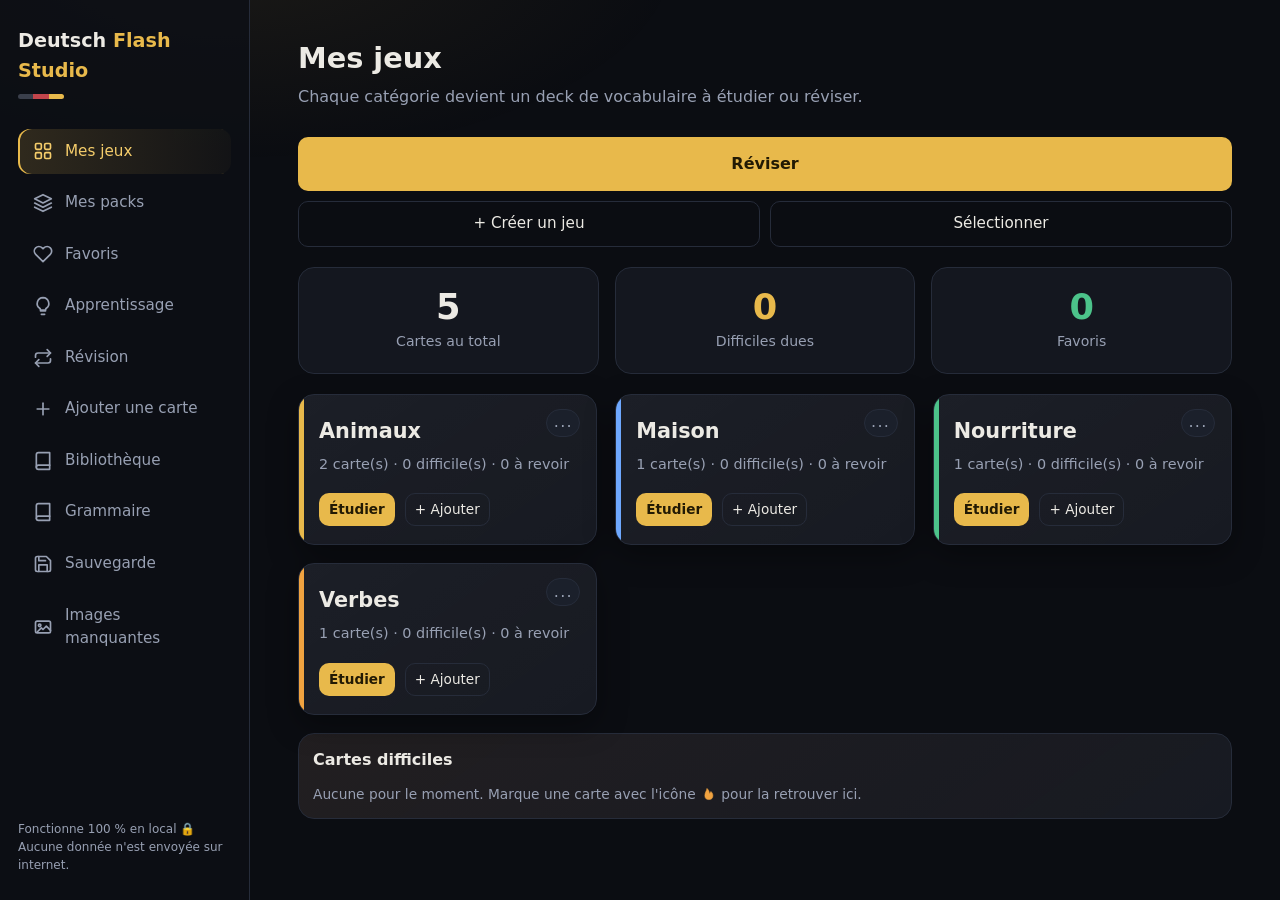
<file: index.html>
<!DOCTYPE html>
<html lang="fr">
<head>
  <meta charset="UTF-8">
  <meta name="viewport" content="width=device-width, initial-scale=1.0, maximum-scale=1.0, user-scalable=no, viewport-fit=cover">
  <meta name="color-scheme" content="dark">
  <meta name="theme-color" content="#0b0d12">
  <link rel="manifest" href="manifest.json">
  <link rel="icon" type="image/png" href="icon-192.png">
  <link rel="apple-touch-icon" href="icon-192.png">
  <meta name="apple-mobile-web-app-capable" content="yes">
  <meta name="apple-mobile-web-app-status-bar-style" content="black-translucent">
  <meta name="apple-mobile-web-app-title" content="Deutsch">
  <title>Deutsch Flash Studio</title>
  <link rel="stylesheet" href="style.css">
</head>
<body>

  <svg class="svg-sprite" aria-hidden="true">
    <symbol id="icon-grid" viewBox="0 0 24 24">
      <rect x="3" y="3" width="7" height="7" rx="1.5"></rect>
      <rect x="14" y="3" width="7" height="7" rx="1.5"></rect>
      <rect x="3" y="14" width="7" height="7" rx="1.5"></rect>
      <rect x="14" y="14" width="7" height="7" rx="1.5"></rect>
    </symbol>

    <symbol id="icon-bulb" viewBox="0 0 24 24">
      <path d="M9 18h6"></path>
      <path d="M10 22h4"></path>
      <path d="M12 2a7 7 0 0 0-4 12.7c.6.5 1 1.4 1 2.3h6c0-.9.4-1.8 1-2.3A7 7 0 0 0 12 2z"></path>
    </symbol>

    <symbol id="icon-repeat" viewBox="0 0 24 24">
      <path d="M17 2l4 4-4 4"></path>
      <path d="M3 11V9a3 3 0 0 1 3-3h15"></path>
      <path d="M7 22l-4-4 4-4"></path>
      <path d="M21 13v2a3 3 0 0 1-3 3H3"></path>
    </symbol>

    <symbol id="icon-plus" viewBox="0 0 24 24">
      <path d="M12 5v14"></path>
      <path d="M5 12h14"></path>
    </symbol>

    <symbol id="icon-library" viewBox="0 0 24 24">
      <path d="M4 19.5A2.5 2.5 0 0 1 6.5 17H20"></path>
      <path d="M4 4.5A2.5 2.5 0 0 1 6.5 2H20v20H6.5A2.5 2.5 0 0 1 4 19.5z"></path>
    </symbol>

    <symbol id="icon-cards" viewBox="0 0 24 24">
      <rect x="3" y="6" width="13" height="15" rx="2"></rect>
      <path d="M8 3h10a2 2 0 0 1 2 2v11"></path>
    </symbol>

    <symbol id="icon-list-check" viewBox="0 0 24 24">
      <path d="M11 6h10"></path>
      <path d="M11 12h10"></path>
      <path d="M11 18h10"></path>
      <path d="M3 6.5l1.5 1.5L7 5.5"></path>
      <path d="M3 12.5l1.5 1.5L7 11.5"></path>
      <path d="M3 18.5l1.5 1.5L7 17.5"></path>
    </symbol>

    <symbol id="icon-layers" viewBox="0 0 24 24">
      <path d="M12 2L2 7l10 5 10-5-10-5z"></path>
      <path d="M2 17l10 5 10-5"></path>
      <path d="M2 12l10 5 10-5"></path>
    </symbol>

    <symbol id="icon-book" viewBox="0 0 24 24">
      <path d="M4 19.5A2.5 2.5 0 0 1 6.5 17H20V2H6.5A2.5 2.5 0 0 0 4 4.5v15z"></path>
      <path d="M4 19.5A2.5 2.5 0 0 0 6.5 22H20v-5"></path>
    </symbol>

    <symbol id="icon-save" viewBox="0 0 24 24">
      <path d="M19 21H5a2 2 0 0 1-2-2V5a2 2 0 0 1 2-2h11l5 5v11a2 2 0 0 1-2 2z"></path>
      <path d="M17 21v-8H7v8"></path>
      <path d="M7 3v5h8"></path>
    </symbol>

    <symbol id="icon-image" viewBox="0 0 24 24">
      <rect x="3" y="5" width="18" height="14" rx="2"></rect>
      <circle cx="8" cy="10" r="1.5"></circle>
      <path d="M21 16l-5-5-4 4-2-2-5 5"></path>
    </symbol>

    <symbol id="icon-more" viewBox="0 0 24 24">
      <path d="M5 12h.01"></path>
      <path d="M12 12h.01"></path>
      <path d="M19 12h.01"></path>
    </symbol>

    <symbol id="icon-chevron-down" viewBox="0 0 24 24">
      <path d="M6 9l6 6 6-6"></path>
    </symbol>

    <symbol id="icon-chevron-left" viewBox="0 0 24 24">
      <path d="M15 18l-6-6 6-6"></path>
    </symbol>

    <symbol id="icon-chevron-right" viewBox="0 0 24 24">
      <path d="M9 18l6-6-6-6"></path>
    </symbol>

    <symbol id="icon-upload" viewBox="0 0 24 24">
      <path d="M21 15v4a2 2 0 0 1-2 2H5a2 2 0 0 1-2-2v-4"></path>
      <path d="M17 8l-5-5-5 5"></path>
      <path d="M12 3v12"></path>
    </symbol>

    <symbol id="icon-clipboard" viewBox="0 0 24 24">
      <rect x="8" y="2" width="8" height="4" rx="1"></rect>
      <path d="M16 4h2a2 2 0 0 1 2 2v14a2 2 0 0 1-2 2H6a2 2 0 0 1-2-2V6a2 2 0 0 1 2-2h2"></path>
    </symbol>

    <symbol id="icon-search" viewBox="0 0 24 24">
      <circle cx="11" cy="11" r="7"></circle>
      <path d="M21 21l-4.3-4.3"></path>
    </symbol>

    <symbol id="icon-volume" viewBox="0 0 24 24">
      <path d="M11 5L6 9H2v6h4l5 4V5z"></path>
      <path d="M15.5 8.5a5 5 0 0 1 0 7"></path>
      <path d="M18.5 5.5a9 9 0 0 1 0 13"></path>
    </symbol>

    <symbol id="icon-heart" viewBox="0 0 24 24">
      <path d="M20.8 4.6a5.5 5.5 0 0 0-7.8 0L12 5.7l-1-1.1a5.5 5.5 0 0 0-7.8 7.8l8.8 8.8 8.8-8.8a5.5 5.5 0 0 0 0-7.8z"></path>
    </symbol>

    <symbol id="icon-flame" viewBox="0 0 24 24">
      <path d="M12 22a7 7 0 0 0 7-7c0-2.8-1.5-5.1-3.4-7.1-.6 1.7-1.7 2.9-3.1 3.7.7-3.2-.8-6.2-3.8-9.1C8.2 6.6 5 9.7 5 15a7 7 0 0 0 7 7z"></path>
    </symbol>

    <symbol id="icon-pencil" viewBox="0 0 24 24">
      <path d="M17 3a2.8 2.8 0 0 1 4 4L7.5 20.5 2 22l1.5-5.5L17 3z"></path>
    </symbol>

    <symbol id="icon-trash" viewBox="0 0 24 24">
      <path d="M3 6h18"></path>
      <path d="M8 6V4a1 1 0 0 1 1-1h6a1 1 0 0 1 1 1v2"></path>
      <path d="M19 6l-1 14a2 2 0 0 1-2 2H8a2 2 0 0 1-2-2L5 6"></path>
      <path d="M10 11v6"></path>
      <path d="M14 11v6"></path>
    </symbol>

    <symbol id="icon-image-plus" viewBox="0 0 24 24">
      <rect x="3" y="5" width="18" height="14" rx="2"></rect>
      <circle cx="8.5" cy="10" r="1.5"></circle>
      <path d="M21 15l-4.5-4.5L9 18"></path>
    </symbol>

    <symbol id="icon-swap" viewBox="0 0 24 24">
      <path d="M7 4L3 8l4 4"></path>
      <path d="M3 8h14"></path>
      <path d="M17 20l4-4-4-4"></path>
      <path d="M21 16H7"></path>
    </symbol>

    <symbol id="icon-shuffle" viewBox="0 0 24 24">
      <path d="M16 3h5v5"></path>
      <path d="M4 20L21 3"></path>
      <path d="M21 16v5h-5"></path>
      <path d="M15 15l6 6"></path>
      <path d="M4 4l5 5"></path>
    </symbol>
  </svg>

  <div class="app">

    <!-- ===================== BARRE DE NAVIGATION ===================== -->
    <aside class="sidebar">
      <div class="logo">
        <div class="logo-title">Deutsch <span>Flash Studio</span></div>
        <!-- Petit drapeau allemand décoratif (noir / rouge / or) -->
        <div class="logo-flag" aria-hidden="true">
          <span class="flag-black"></span><span class="flag-red"></span><span class="flag-gold"></span>
        </div>
      </div>

      <nav class="nav">
        <button class="nav-btn" data-page="dashboard"><span class="nav-icon" aria-hidden="true"><svg focusable="false"><use href="#icon-grid"></use></svg></span> Mes jeux</button>
        <button class="nav-btn" data-page="packs"><span class="nav-icon" aria-hidden="true"><svg focusable="false"><use href="#icon-layers"></use></svg></span> Mes packs</button>
        <button class="nav-btn" data-page="favoris"><span class="nav-icon" aria-hidden="true"><svg focusable="false"><use href="#icon-heart"></use></svg></span> Favoris</button>
        <button class="nav-btn" data-page="apprentissage"><span class="nav-icon" aria-hidden="true"><svg focusable="false"><use href="#icon-bulb"></use></svg></span> Apprentissage</button>
        <button class="nav-btn" data-page="revision"><span class="nav-icon" aria-hidden="true"><svg focusable="false"><use href="#icon-repeat"></use></svg></span> Révision</button>
        <button class="nav-btn" data-page="ajouter"><span class="nav-icon" aria-hidden="true"><svg focusable="false"><use href="#icon-plus"></use></svg></span> Ajouter une carte</button>
        <button class="nav-btn" data-page="bibliotheque"><span class="nav-icon" aria-hidden="true"><svg focusable="false"><use href="#icon-library"></use></svg></span> Bibliothèque</button>
        <button class="nav-btn" data-page="grammaire"><span class="nav-icon" aria-hidden="true"><svg focusable="false"><use href="#icon-book"></use></svg></span> Grammaire</button>
        <button class="nav-btn" data-page="sauvegarde"><span class="nav-icon" aria-hidden="true"><svg focusable="false"><use href="#icon-save"></use></svg></span> Sauvegarde</button>
        <button class="nav-btn" data-page="missing-images"><span class="nav-icon" aria-hidden="true"><svg focusable="false"><use href="#icon-image"></use></svg></span> Images manquantes</button>
        <button class="nav-btn" id="btn-nav-more" type="button"><span class="nav-icon" aria-hidden="true"><svg focusable="false"><use href="#icon-more"></use></svg></span> Plus</button>
      </nav>

      <p class="sidebar-note">Fonctionne 100&nbsp;% en local 🔒<br>Aucune donnée n'est envoyée sur internet.</p>
    </aside>

    <!-- ===================== CONTENU PRINCIPAL ===================== -->
    <main>

      <!-- ============ PAGE : MES JEUX ============ -->
      <section id="page-dashboard" class="page">
        <header class="page-header">
          <h1>Mes jeux</h1>
          <p>Chaque catégorie devient un deck de vocabulaire à étudier ou réviser.</p>
        </header>

        <div class="deck-top-actions">
          <button class="btn btn-primary btn-large" type="button" id="btn-study-all">
            Réviser<span class="btn-badge hidden" id="btn-study-all-badge">0</span>
          </button>
          <button class="btn btn-ghost" id="btn-create-deck">+ Créer un jeu</button>
          <button class="btn btn-ghost" id="btn-select-decks" type="button">Sélectionner</button>
        </div>

        <div class="stats-grid">
          <div class="stat-card">
            <div class="stat-value" id="stat-total">0</div>
            <div class="stat-label">Cartes au total</div>
          </div>
          <div class="stat-card">
            <div class="stat-value stat-gold" id="stat-due">0</div>
            <div class="stat-label">Difficiles dues</div>
          </div>
          <div class="stat-card">
            <div class="stat-value stat-green" id="stat-favorites">0</div>
            <div class="stat-label">Favoris</div>
          </div>
        </div>

        <div class="deck-bulk-bar hidden" id="deck-grid-bulk-bar">
          <strong id="deck-grid-bulk-count">0 jeu sélectionné</strong>
          <div class="deck-bulk-actions">
            <button class="btn btn-ghost btn-small" id="btn-deck-grid-select-all" type="button">Tout sélectionner</button>
            <button class="btn btn-ghost btn-small" id="btn-deck-grid-clear" type="button">Désélectionner</button>
            <button class="btn btn-primary btn-small" id="btn-deck-grid-study" type="button">Étudier la sélection</button>
            <button class="btn btn-danger-action btn-small" id="btn-deck-grid-delete" type="button"><svg class="btn-svg-icon" focusable="false" aria-hidden="true"><use href="#icon-trash"></use></svg> Supprimer la sélection</button>
          </div>
        </div>

        <div class="deck-grid" id="deck-grid"></div>

        <section class="hard-cards-strip">
          <div class="hard-cards-strip-head">
            <h2>Cartes difficiles</h2>
            <span class="hard-cards-badge hidden" id="dashboard-hard-badge"></span>
          </div>
          <p class="hard-cards-info hidden" id="dashboard-hard-info"></p>
          <div class="hard-cards-strip-actions hidden" id="dashboard-hard-actions">
            <button class="btn btn-primary btn-small" id="btn-review-hard-cards" type="button">Revoir</button>
            <button class="btn btn-ghost btn-small" id="btn-manage-hard-cards" type="button">Gérer</button>
          </div>
          <p class="hard-cards-empty hidden" id="dashboard-hard-empty"></p>
        </section>

        <div class="panel deck-empty hidden" id="deck-empty">
          <p class="muted">Aucun deck pour le moment. Ajoute une carte pour créer ton premier jeu.</p>
          <button class="btn btn-primary" data-goto="ajouter">Ajouter une carte</button>
        </div>

        <div class="deck-action-menu hidden" id="deck-action-menu"></div>
      </section>

      <section id="page-packs" class="page">
        <div class="page-header">
          <h1>Mes packs</h1>
          <p class="muted">Des sélections personnalisées de cartes, piochées dans toutes tes catégories. Une carte peut appartenir à plusieurs packs sans quitter la sienne.</p>
          <div class="page-actions">
            <button class="btn btn-primary" type="button" id="btn-create-pack">+ Créer un pack</button>
            <button class="btn btn-ghost" type="button" id="btn-import-pack">Importer un pack</button>
            <input type="file" id="pack-import-file" accept="application/json,.json" class="hidden">
          </div>
        </div>
        <div id="pack-grid" class="deck-grid"></div>
        <div id="pack-empty" class="empty-state hidden">
          <p>Tu n'as pas encore de pack.</p>
          <p class="muted">Crée un pack, puis ajoute-lui des cartes depuis la Bibliothèque ou avec l'icône <em>calques</em> d'une carte.</p>
        </div>
      </section>

      <section id="page-favoris" class="page">
        <div class="page-header">
          <h1>Favoris</h1>
          <p class="muted">Les cartes que tu as marquées d'un cœur.</p>
        </div>
        <div class="panel favorites-hero">
          <div class="favorites-hero-stats">
            <div><span>Total</span><strong id="fav-total">0</strong></div>
            <div><span>Difficiles</span><strong id="fav-hard">0</strong></div>
            <div><span>À revoir</span><strong id="fav-due">0</strong></div>
          </div>
          <button class="btn btn-primary btn-large" type="button" id="btn-review-favorites-page">Réviser mes favoris</button>
        </div>
        <div id="favorites-grid" class="library-grid"></div>
        <div id="favorites-empty" class="empty-state hidden">
          <p>Aucune carte en favori.</p>
          <p class="muted">Touche le cœur d'une carte, dans la Bibliothèque ou pendant une révision, pour la retrouver ici.</p>
        </div>
      </section>

      <!-- ============ PAGE : DÉTAIL D'UN JEU ============ -->
      <section id="page-deck-detail" class="page">
        <div class="deck-detail-header">
          <button class="btn btn-ghost btn-small" id="btn-deck-detail-back" type="button">← Retour aux jeux</button>
          <div>
            <h1 id="deck-detail-title">Jeu</h1>
            <p id="deck-detail-subtitle">0 carte</p>
          </div>
        </div>

        <div class="panel deck-detail-actions">
          <button class="btn btn-primary" id="btn-deck-detail-study-modal" type="button">Étudier</button>
          <button class="btn btn-ghost" id="btn-deck-detail-add" type="button">+ Ajouter une carte</button>
          <button class="btn btn-ghost" id="btn-deck-detail-appearance" type="button">Modifier apparence</button>
          <button class="btn btn-ghost" id="btn-deck-detail-select" type="button">Sélectionner</button>
        </div>

        <div class="panel deck-detail-toolbar filter-collapse" id="deck-detail-filter-panel">
          <input id="deck-detail-search" type="search" placeholder="Rechercher dans ce jeu…">
          <div class="filter-collapse-actions">
            <button class="btn btn-ghost btn-small filter-toggle-btn" id="btn-deck-detail-filters-toggle" type="button" aria-expanded="false" aria-controls="deck-detail-filter-body">
              <span id="deck-detail-filters-label">Filtres</span>
              <svg class="btn-svg-icon filter-chevron" focusable="false" aria-hidden="true"><use href="#icon-chevron-down"></use></svg>
            </button>
            <button class="btn btn-ghost btn-small hidden" id="btn-deck-detail-filters-reset" type="button">Réinitialiser</button>
          </div>
          <div class="filter-collapse-body" id="deck-detail-filter-body">
            <div class="filter-collapse-inner deck-detail-filter-inner">
              <select id="deck-detail-subcategory-filter">
                <option value="">Toutes les sous-catégories</option>
              </select>
              <select id="deck-detail-level-filter">
                <option value="">Tous les niveaux</option>
              </select>
              <div class="deck-detail-subcategories" id="deck-detail-subcategories"></div>
            </div>
          </div>
        </div>

        <div class="deck-bulk-bar hidden" id="deck-bulk-bar">
          <strong id="deck-bulk-count">0 carte sélectionnée</strong>
          <div class="deck-bulk-actions">
            <button class="btn btn-primary btn-small" id="btn-deck-bulk-add-to-pack" type="button">Ajouter à un pack</button>
            <button class="btn btn-primary btn-small" id="btn-bulk-subcategory" type="button">Changer sous-catégorie</button>
            <button class="btn btn-ghost btn-small" id="btn-bulk-select-all" type="button">Tout sélectionner</button>
            <button class="btn btn-ghost btn-small" id="btn-bulk-clear" type="button">Annuler</button>
          </div>
        </div>

        <div id="deck-detail-empty" class="empty-state hidden">
          <div class="empty-emoji">🗂️</div>
          <p>Ce jeu est vide.</p>
          <button class="btn btn-primary" id="btn-deck-detail-empty-add" type="button">+ Ajouter une carte</button>
        </div>

        <div class="deck-detail-grid" id="deck-detail-grid"></div>
      </section>

      <!-- ============ PAGE : APPRENTISSAGE ============ -->
      <section id="page-apprentissage" class="page">
        <div class="session-mini-header">
          <span id="learning-scope-title" class="session-scope">Découverte</span>
          <span id="learning-counter" class="session-counter"></span>
          <div class="session-header-actions">
            <button class="btn btn-ghost btn-small" type="button" id="btn-learning-shuffle" title="Mélanger" aria-label="Mélanger">
              <svg class="btn-svg-icon" focusable="false" aria-hidden="true"><use href="#icon-shuffle"></use></svg>
            </button>
            <button class="btn btn-ghost btn-small" type="button" id="btn-learning-exit">Quitter</button>
          </div>
        </div>

        <div id="learning-empty" class="empty-state hidden">
          <div class="empty-emoji">📚</div>
          <p id="learning-empty-text"></p>
          <button class="btn btn-ghost" data-goto="ajouter">➕ Ajouter une carte</button>
        </div>

        <div id="learning-area" class="learning-area hidden">
          <article class="learning-card">
            <div class="chips learning-category-top">
              <span class="chip chip-category" id="learning-category"></span>
              <span class="chip chip-subcategory hidden" id="learning-subcategory"></span>
            </div>

            <img id="learning-image" alt="Illustration de la carte">

            <div class="learning-word">
              <span id="learning-article"></span><span id="learning-word-text"></span>
              <button class="btn btn-icon" id="btn-learning-speak-word" title="Écouter le mot" aria-label="Écouter le mot"><svg class="btn-svg-icon" focusable="false" aria-hidden="true"><use href="#icon-volume"></use></svg></button>
            </div>

            <p class="learning-plural" id="learning-plural"></p>
            <p class="learning-fr" id="learning-fr"></p>

            <div class="example-block" id="learning-example-block">
              <p class="example-de">
                <span id="learning-example-de"></span>
                <button class="btn btn-icon btn-small" id="btn-learning-speak-sentence" title="Écouter la phrase" aria-label="Écouter la phrase"><svg class="btn-svg-icon" focusable="false" aria-hidden="true"><use href="#icon-volume"></use></svg></button>
              </p>
              <p class="example-fr" id="learning-example-fr"></p>
            </div>

            <div class="learning-actions">
              <button class="btn btn-ghost" id="btn-learning-prev">Carte précédente</button>
              <button class="btn btn-primary" id="btn-learning-next">Carte suivante</button>
            </div>
            <div class="learning-scope-toggle">
              <button class="btn btn-small active" type="button" data-learning-filter="new">Nouvelles cartes</button>
              <button class="btn btn-small" type="button" data-learning-filter="all">Toutes</button>
            </div>
          </article>
        </div>
      </section>

      <!-- ============ PAGE : RÉVISION ============ -->
      <section id="page-revision" class="page">
        <header class="page-header">
          <h1>Révision</h1>
          <p>Les cartes difficiles que tu as programmées manuellement.</p>
        </header>

        <div id="review-hub">
          <section class="panel review-difficult-panel hard-cards-strip">
            <div class="hard-cards-strip-head">
              <h2>Cartes difficiles</h2>
              <span class="hard-cards-badge hidden" id="review-hard-badge"></span>
            </div>
            <p class="hard-cards-info hidden" id="review-hard-info"></p>
            <div class="hard-cards-strip-actions" id="review-hard-actions">
              <button class="btn btn-primary btn-small" type="button" id="btn-review-page-hard">Revoir</button>
              <button class="btn btn-ghost btn-small" type="button" id="btn-review-page-manage-hard">Gérer</button>
            </div>
            <p class="hard-cards-empty hidden" id="review-hard-empty"></p>
            <div class="difficult-list" id="review-difficult-list"></div>
          </section>

          <section class="panel review-free-panel">
            <div class="review-panel-head">
              <div>
                <h2>Étude libre</h2>
                <p class="muted" id="hub-subtitle">Choisis un périmètre et un mode.</p>
              </div>
            </div>
            <p class="hub-section-label">Que réviser ?</p>
            <div class="hub-scope-chips" id="hub-scope-chips"></div>

            <p class="hub-section-label">Comment ?</p>
            <div class="hub-mode-grid" id="hub-mode-grid">
              <button class="hub-mode" type="button" data-hub-mode="classic">
                <span class="hub-mode-title">Classique</span>
                <span class="hub-mode-desc">Je révèle la réponse, puis je passe à la suivante.</span>
              </button>
              <button class="hub-mode" type="button" data-hub-mode="written">
                <span class="hub-mode-title">Écrit</span>
                <span class="hub-mode-desc">J'écris l'article et le mot.</span>
              </button>
            </div>
            <div class="hub-cta">
              <button class="btn btn-primary btn-large" type="button" id="btn-hub-free">Étudier</button>
              <p class="muted hub-cta-note" id="hub-cta-note"></p>
            </div>
          </section>
        </div>

        <!-- État vide : rien à réviser ou bibliothèque vide -->
        <div id="review-empty" class="empty-state hidden">
          <div class="empty-emoji">🎉</div>
          <p id="review-empty-text"></p>
          <div id="session-summary" class="session-summary hidden"></div>
          <button class="btn btn-primary hidden" id="btn-start-free-practice" type="button">Lancer Entraînement libre</button>
          <button class="btn btn-ghost" data-goto="ajouter">➕ Ajouter une carte</button>
        </div>

        <!-- Zone de révision -->
        <div id="review-area" class="hidden">
          <div class="review-session-mini-header">
            <span id="review-session-label"></span>
            <strong class="review-counter" id="review-counter"></strong>
            <button class="btn btn-ghost btn-small review-exit-btn" id="btn-review-exit" type="button">Quitter</button>
          </div>

          <div class="review-card">
            <div class="chips review-category-top">
              <span class="chip chip-category" id="review-category"></span>
            </div>

            <img id="review-image" alt="Illustration de la carte">

            <p class="review-front-fr" id="review-front-fr"></p>
            <p class="review-front-hint" id="review-front-hint">Retrouve le mot allemand</p>

            <p class="review-feedback hidden" id="review-feedback"></p>

            <div class="written-review hidden" id="written-review">
              <div class="written-fields">
                <input id="written-article" type="text" placeholder="Article">
                <input id="written-word" type="text" placeholder="Mot allemand">
              </div>
              <div class="written-actions">
                <button class="btn btn-primary" id="btn-check-written" type="button">Vérifier</button>
                <button class="btn btn-icon btn-favorite" id="btn-written-favorite" type="button" title="Favori" aria-label="Favori"><svg class="btn-svg-icon" focusable="false" aria-hidden="true"><use href="#icon-heart"></use></svg></button>
              </div>
            </div>

            <button class="btn btn-primary btn-large" id="btn-show-answer">Afficher la réponse</button>

            <!-- La réponse (cachée au départ) -->
            <div id="review-answer" class="hidden">
              <div class="review-word review-answer-word">
                <span class="answer-word-main"><span id="answer-article"></span><span id="answer-word-text"></span><button class="btn btn-icon btn-small" id="btn-answer-speak-inline" type="button" title="Écouter le mot" aria-label="Écouter le mot"><svg class="btn-svg-icon" focusable="false" aria-hidden="true"><use href="#icon-volume"></use></svg></button></span>
                <span class="chip chip-level hidden" id="answer-level"></span>
                <button class="chip chip-case hidden" id="answer-case" type="button"></button>
              </div>

              <p class="answer-line" id="answer-plural-row">Pluriel : <strong id="answer-plural"></strong></p>
              <p class="answer-line hidden" id="answer-subcategory-row">Sous-catégorie : <strong id="answer-subcategory"></strong></p>

              <div class="answer-actions" aria-label="Actions de la carte">
                <button class="btn btn-icon btn-favorite" id="btn-answer-favorite" type="button" title="Favori" aria-label="Favori"><svg class="btn-svg-icon" focusable="false" aria-hidden="true"><use href="#icon-heart"></use></svg></button>
                <button class="btn btn-icon btn-difficult" id="btn-answer-difficult" type="button" title="Carte difficile" aria-label="Carte difficile"><svg class="btn-svg-icon" focusable="false" aria-hidden="true"><use href="#icon-flame"></use></svg></button>
              </div>

              <div class="example-block" id="answer-example-block">
                <p class="example-de">
                  <span id="answer-example-de"></span>
                  <button class="btn btn-icon btn-small" id="btn-speak-sentence" title="Écouter la phrase" aria-label="Écouter la phrase"><svg class="btn-svg-icon" focusable="false" aria-hidden="true"><use href="#icon-volume"></use></svg></button>
                </p>
                <p class="example-fr" id="answer-example-fr"></p>
              </div>

              <div class="manual-review-actions hidden" id="manual-review-actions">
                <button class="btn btn-primary" type="button" data-difficult-session-remove>Retirer des difficiles</button>
                <button class="btn btn-ghost" type="button" data-difficult-session-delay="10m">10 min</button>
                <button class="btn btn-ghost" type="button" data-difficult-session-delay="1h">1 h</button>
                <button class="btn btn-ghost" type="button" data-difficult-session-delay="evening">Ce soir</button>
                <button class="btn btn-ghost" type="button" data-difficult-session-delay="tomorrow">Demain</button>
                <button class="btn btn-ghost" type="button" data-difficult-session-delay="3d">3 jours</button>
                <button class="btn btn-ghost" type="button" data-difficult-session-delay="1w">1 semaine</button>
              </div>
              <button class="btn btn-primary btn-large hidden" id="btn-free-next" type="button">Carte suivante</button>
            </div>

            <div class="review-card-nav" aria-label="Navigation de la session">
              <button class="review-nav-btn review-nav-prev" id="btn-review-prev" type="button" title="Carte précédente" aria-label="Carte précédente">
                <svg class="btn-svg-icon" focusable="false" aria-hidden="true"><use href="#icon-chevron-left"></use></svg>
              </button>
              <button class="review-nav-btn review-nav-next" id="btn-review-next" type="button" title="Carte suivante" aria-label="Carte suivante">
                <svg class="btn-svg-icon" focusable="false" aria-hidden="true"><use href="#icon-chevron-right"></use></svg>
              </button>
            </div>
          </div>
        </div>
      </section>

      <!-- ============ PAGE : AJOUTER UNE CARTE ============ -->
      <section id="page-ajouter" class="page">
        <header class="page-header">
          <h1 id="form-title">Ajouter une carte</h1>
          <p id="form-help">En allemand, on n'apprend jamais un nom seul&nbsp;: toujours <strong>l'article + le mot + le pluriel</strong>.</p>
        </header>

        <form id="add-card-form" class="panel form-panel">
          <p id="edit-mode-note" class="edit-mode-note hidden">Tu modifies une carte existante. Sa progression sera conservée.</p>

          <div class="form-grid">

            <div class="form-field">
              <label for="f-article">Article</label>
              <select id="f-article">
                <option value="">— (verbe ou pas d'article)</option>
                <option value="der">der (masculin)</option>
                <option value="die">die (féminin)</option>
                <option value="das">das (neutre)</option>
              </select>
            </div>

            <div class="form-field">
              <label for="f-de">Mot allemand *</label>
              <input id="f-de" type="text" required placeholder="Hund">
            </div>

            <div class="form-field">
              <label for="f-plural">Pluriel</label>
              <input id="f-plural" type="text" placeholder="Hunde">
              <button class="btn btn-ghost btn-small plural-helper-btn" id="btn-no-normal-plural" type="button">Marquer comme sans pluriel normal</button>
              <p class="field-help">Pour un mot sans pluriel normal, écris : kein Plural</p>
            </div>

            <div class="form-field">
              <label for="f-fr">Traduction française *</label>
              <input id="f-fr" type="text" required placeholder="chien">
            </div>

            <div class="form-field form-wide">
              <label for="f-example-de">Phrase d'exemple (allemand)</label>
              <input id="f-example-de" type="text" placeholder="Der Hund ist klein.">
            </div>

            <div class="form-field form-wide">
              <label for="f-example-fr">Traduction de la phrase</label>
              <input id="f-example-fr" type="text" placeholder="Le chien est petit.">
            </div>

            <div class="form-field">
              <label for="f-category">Catégorie</label>
              <input id="f-category" type="text" list="category-suggestions" placeholder="Animaux">
              <datalist id="category-suggestions"></datalist>
            </div>

            <div class="form-field">
              <label for="f-level">Niveau</label>
              <select id="f-level">
                <option value="">—</option>
                <option value="A1">A1</option>
                <option value="A2">A2</option>
                <option value="B1">B1</option>
                <option value="B2">B2</option>
                <option value="C1">C1</option>
                <option value="C2">C2</option>
              </select>
            </div>

            <div class="form-field">
              <label for="f-case">Cas grammatical (optionnel)</label>
              <select id="f-case">
                <option value="">— (aucun)</option>
                <option value="Nominatif">Nominatif</option>
                <option value="Accusatif">Accusatif</option>
                <option value="Datif">Datif</option>
                <option value="Génitif">Génitif</option>
                <option value="Accusatif/Datif">Accusatif/Datif</option>
              </select>
              <p class="field-help">Pour les prépositions ou verbes à cas fixe : nach → datif, für → accusatif, in → accusatif ou datif selon le sens.</p>
            </div>

            <div class="form-field">
              <label for="f-subcategory">Sous-catégorie</label>
              <input id="f-subcategory" type="text" list="subcategory-suggestions" placeholder="Légumes">
              <datalist id="subcategory-suggestions"></datalist>
            </div>

            <div class="form-field form-wide">
              <label for="f-image">Image (optionnelle)</label>
              <input id="f-image" type="file" accept="image/*">
              <div id="image-preview-wrap" class="preview-wrap hidden">
                <img id="image-preview" alt="Aperçu de l'image choisie">
                <button type="button" class="btn btn-ghost btn-small" id="btn-remove-image">Supprimer l'image</button>
              </div>
            </div>

            <div class="form-field form-wide">
              <label for="f-image-query">Recherche image</label>
              <input id="f-image-query" type="text" placeholder="garlic isolated white background">
              <p class="field-help">Optionnel : utile pour retrouver vite une image apres import JSON.</p>
            </div>

          </div>

          <div class="form-actions">
            <button type="submit" class="btn btn-primary btn-large" id="btn-save-card">💾 Sauvegarder la carte</button>
            <button type="button" class="btn btn-ghost btn-large hidden" id="btn-cancel-edit">Annuler la modification</button>
          </div>
        </form>
      </section>

      <!-- ============ PAGE : BIBLIOTHÈQUE ============ -->
      <section id="page-bibliotheque" class="page">
        <header class="page-header">
          <h1>Bibliothèque</h1>
          <p>Toutes tes cartes, avec recherche et filtres.</p>
        </header>

        <div class="library-stats-strip">
          <div class="library-stat-mini">
            <span>Total</span>
            <strong id="library-stat-total">0</strong>
          </div>
          <div class="library-stat-mini">
            <span>Difficiles</span>
            <strong id="library-stat-hard">0</strong>
          </div>
          <div class="library-stat-mini">
            <span>Difficiles dues</span>
            <strong id="library-stat-due">0</strong>
          </div>
          <div class="library-stat-mini">
            <span>Favoris</span>
            <strong id="library-stat-favorites">0</strong>
          </div>
        </div>

        <div class="panel library-toolbar filter-collapse" id="library-filter-panel">
          <input id="search-input" type="search" placeholder="Rechercher un mot (allemand ou français)…">
          <div class="filter-collapse-actions">
            <button class="btn btn-ghost btn-small filter-toggle-btn" id="btn-library-filters-toggle" type="button" aria-expanded="false" aria-controls="library-filter-body">
              <span id="library-filters-label">Filtres</span>
              <svg class="btn-svg-icon filter-chevron" focusable="false" aria-hidden="true"><use href="#icon-chevron-down"></use></svg>
            </button>
            <button class="btn btn-ghost btn-small hidden" id="btn-library-filters-reset" type="button">Réinitialiser</button>
          </div>
          <div class="filter-collapse-body" id="library-filter-body">
            <div class="filter-collapse-inner library-filter-inner">
              <select id="filter-category">
                <option value="">Toutes les catégories</option>
              </select>
              <select id="filter-subcategory">
                <option value="">Toutes les sous-catégories</option>
              </select>
              <select id="filter-level">
                <option value="">Tous les niveaux</option>
              </select>
              <select id="library-sort" aria-label="Trier la bibliothèque">
                <option value="recent">Plus récentes</option>
                <option value="az">A → Z allemand</option>
                <option value="hard">Difficiles d'abord</option>
                <option value="due">Échéance difficile</option>
              </select>
              <button class="btn btn-ghost" id="btn-open-missing-images" type="button">Images manquantes</button>
              <button class="btn btn-ghost" id="btn-library-select" type="button">Sélectionner</button>
              <div class="library-filter-chips" aria-label="Filtres rapides">
                <button class="library-filter-chip" id="library-filter-favorites" type="button"><svg class="btn-svg-icon" focusable="false" aria-hidden="true"><use href="#icon-heart"></use></svg> Favoris</button>
                <button class="library-filter-chip" id="library-filter-no-image" type="button">Sans image</button>
                <button class="library-filter-chip" id="library-filter-due" type="button">À réviser</button>
              </div>
            </div>
          </div>
        </div>

        <div class="library-toolbar-extra">
          <div class="library-view-toggle" aria-label="Affichage bibliothèque">
            <button class="btn btn-small" id="library-view-grid" type="button"><svg class="btn-svg-icon" focusable="false" aria-hidden="true"><use href="#icon-grid"></use></svg> Grille</button>
            <button class="btn btn-small" id="library-view-list" type="button"><svg class="btn-svg-icon" focusable="false" aria-hidden="true"><use href="#icon-library"></use></svg> Liste</button>
          </div>
        </div>

        <div id="library-favorites-bar" class="library-favorites-bar hidden">
          <span id="library-favorites-label"></span>
          <button class="btn btn-primary btn-small" type="button" id="btn-review-favorites">Réviser mes favoris</button>
        </div>

        <p id="library-count" class="muted"></p>
        <div class="deck-bulk-bar hidden" id="library-bulk-bar">
          <strong id="library-bulk-count">0 carte sélectionnée</strong>
          <div class="deck-bulk-actions">
            <button class="btn btn-primary btn-small" id="btn-library-add-to-pack" type="button">Ajouter à un pack</button>
            <button class="btn btn-ghost btn-small" id="btn-library-select-all" type="button">Tout sélectionner</button>
            <button class="btn btn-ghost btn-small" id="btn-library-clear" type="button">Annuler</button>
          </div>
        </div>
        <div id="library-grid" class="library-grid"></div>
      </section>

      <!-- ============ PAGE : IMAGES MANQUANTES ============ -->
      <section id="page-missing-images" class="page">
        <header class="page-header">
          <h1>Images manquantes</h1>
          <p>Ajoute vite des images aux cartes qui n'en ont pas encore.</p>
        </header>

        <div class="panel missing-images-toolbar">
          <p id="missing-images-count" class="muted">0 carte sans image</p>
          <div class="missing-images-actions">
            <button class="btn btn-primary" id="btn-open-current-image-search" type="button">Ouvrir la recherche de la carte actuelle</button>
            <button class="btn btn-ghost" id="btn-missing-images-library" type="button">Retour Bibliothèque</button>
          </div>
        </div>

        <div id="missing-images-empty" class="empty-state hidden">
          <div class="empty-emoji">✅</div>
          <p>Tout est bon, toutes les cartes ont une image ✅</p>
        </div>

        <div class="missing-images-grid" id="missing-images-grid"></div>
      </section>

      <!-- ============ PAGE : GRAMMAIRE ============ -->
      <section id="page-grammaire" class="page">
        <header class="page-header">
          <h1>Grammaire</h1>
          <p>Cas, conjugaison et verbes irréguliers, reliés à tes cartes quand c'est utile.</p>
        </header>

        <div class="grammar-tabs" role="tablist" aria-label="Sections de grammaire">
          <button class="grammar-tab" id="grammar-tab-cases" type="button" data-grammar-tab="cases">Les cas</button>
          <button class="grammar-tab" id="grammar-tab-verbs" type="button" data-grammar-tab="verbs">Verbes</button>
          <button class="grammar-tab" id="grammar-tab-levels" type="button" data-grammar-tab="levels">Par niveau</button>
        </div>

        <div class="grammar-panel" id="grammar-panel-cases"></div>
        <div class="grammar-panel hidden" id="grammar-panel-verbs"></div>
        <div class="grammar-panel hidden" id="grammar-panel-levels"></div>
      </section>
      <!-- ============ PAGE : SAUVEGARDE ============ -->
      <section id="page-sauvegarde" class="page">
        <header class="page-header">
          <h1>Sauvegarde</h1>
          <p>Tes données restent dans ce navigateur. Pense à exporter régulièrement pour ne rien perdre.</p>
        </header>

        <div class="panel">
          <h2>📤 Exporter mes données</h2>
          <p>Télécharge un fichier JSON contenant toutes tes cartes, ta progression <strong>et tes images</strong> (converties en base64).</p>
          <p id="backup-info" class="muted"></p>
          <p id="last-export-note" class="last-export-note"></p>
          <button class="btn btn-primary" id="btn-export">Exporter mes données</button>
          <p class="backup-format-help">Un fichier de sauvegarde contient tout (cartes, images, progression). Un fichier de pack ne contient qu'une sélection de cartes.</p>
        </div>

        <div class="panel">
          <h2>📥 Importer mes données</h2>
          <p>Choisis un fichier JSON exporté depuis Deutsch Flash Studio. Tu verras un résumé avant de décider quoi faire.</p>
          <input type="file" id="import-file" accept=".json,application/json" class="hidden">
          <div class="import-actions">
            <button class="btn btn-primary" id="btn-import-json" type="button">Importer un fichier JSON</button>
          </div>
          <p class="muted">Tu pourras choisir Fusionner ou Tout remplacer après la prévisualisation.</p>
          <p class="backup-format-help">Un fichier de sauvegarde contient tout (cartes, images, progression). Un fichier de pack ne contient qu'une sélection de cartes.</p>
        </div>

        <div class="panel">
          <h2>Problème d'affichage ?</h2>
          <p class="muted">Si l'application bugue ou affiche une vieille version, ce bouton la recharge proprement. Tes cartes ne sont pas touchées.</p>
          <button class="btn btn-ghost" type="button" id="btn-force-update">Recharger l'application</button>
        </div>

        <div class="panel danger-zone">
          <h2>Actions irréversibles</h2>
          <p class="danger-warning">Pense à exporter avant.</p>
          <button class="btn btn-ghost danger-toggle" id="btn-toggle-danger-zone" type="button">Afficher les actions</button>
          <div class="danger-zone-content hidden" id="danger-zone-content">
            <div class="danger-actions">
              <button class="btn btn-danger-action" id="btn-delete-all-packs">Supprimer tous les packs</button>
              <button class="btn btn-danger-action" id="btn-delete-all-decks">Supprimer tous les jeux</button>
              <button class="btn btn-danger-action" id="btn-delete-all-data">Supprimer toutes les cartes et images</button>
              <button class="btn btn-danger-action btn-danger-reset" id="btn-reset-app" type="button">Tout remettre à zéro</button>
            </div>
          </div>
        </div>
      </section>

    </main>
  </div>

  <div id="study-mode-modal" class="modal-backdrop sheet-backdrop hidden">
    <div class="modal-panel sheet-panel">
      <div class="sheet-handle" aria-hidden="true"></div>
      <h2 id="study-mode-title">Comment veux-tu réviser ?</h2>
      <p class="muted" id="study-mode-scope"></p>

      <div class="sheet-segmented" id="study-scope-toggle">
        <button class="sheet-seg active" type="button" data-session-type="due">
          <span class="sheet-seg-title">Difficiles dues</span>
          <span class="sheet-seg-count" id="seg-count-due">0 cartes</span>
        </button>
        <button class="sheet-seg" type="button" data-session-type="free">
          <span class="sheet-seg-title">Tout revoir</span>
          <span class="sheet-seg-count" id="seg-count-free">0 cartes</span>
        </button>
      </div>
      <p class="sheet-hint" id="study-session-hint"></p>

      <div class="sheet-modes">
        <button class="sheet-mode" type="button" data-study-mode="classic">
          <span class="sheet-mode-icon icon-blue"><svg focusable="false" aria-hidden="true"><use href="#icon-cards"></use></svg></span>
          <span class="sheet-mode-text"><strong>Cartes</strong><em>Je révèle la réponse et je m'auto-évalue</em></span>
          <span class="sheet-mode-chevron" aria-hidden="true">›</span>
        </button>
        <button class="sheet-mode" type="button" data-study-mode="written">
          <span class="sheet-mode-icon icon-purple"><svg focusable="false" aria-hidden="true"><use href="#icon-pencil"></use></svg></span>
          <span class="sheet-mode-text"><strong>Écrit</strong><em>J'écris l'article et le mot</em></span>
          <span class="sheet-mode-chevron" aria-hidden="true">›</span>
        </button>
        <button class="sheet-mode" type="button" data-study-mode="learning">
          <span class="sheet-mode-icon icon-teal"><svg focusable="false" aria-hidden="true"><use href="#icon-bulb"></use></svg></span>
          <span class="sheet-mode-text"><strong>Découverte</strong><em>Je feuillette sans toucher à ma progression</em></span>
          <span class="sheet-mode-chevron" aria-hidden="true">›</span>
        </button>
      </div>

      <div class="sheet-footer">
        <button class="btn btn-ghost btn-small" type="button" id="btn-study-advanced">Réglages avancés</button>
        <button class="btn btn-ghost btn-small" type="button" id="btn-close-study-mode">Annuler</button>
      </div>
    </div>
  </div>

  <div id="difficult-modal" class="modal-backdrop sheet-backdrop hidden">
    <div class="modal-panel sheet-panel difficult-sheet">
      <div class="sheet-handle" aria-hidden="true"></div>
      <h2 id="difficult-modal-title">Revoir cette carte dans :</h2>
      <p class="muted" id="difficult-modal-card"></p>
      <div class="difficult-schedule-grid" id="difficult-schedule-grid">
        <button class="sheet-mode" type="button" data-difficult-delay="10m">10 min</button>
        <button class="sheet-mode" type="button" data-difficult-delay="1h">1 h</button>
        <button class="sheet-mode" type="button" data-difficult-delay="3h">3 h</button>
        <button class="sheet-mode" type="button" data-difficult-delay="evening">Ce soir (20h)</button>
        <button class="sheet-mode" type="button" data-difficult-delay="tomorrow">Demain (9h)</button>
        <button class="sheet-mode" type="button" data-difficult-delay="3d">Dans 3 jours</button>
        <button class="sheet-mode" type="button" data-difficult-delay="1w">Dans 1 semaine</button>
      </div>
      <div class="difficult-custom-row" id="difficult-custom-row">
        <label for="difficult-custom-datetime">Choisir date/heure</label>
        <div>
          <input id="difficult-custom-datetime" type="datetime-local">
          <button class="btn btn-primary btn-small" id="btn-difficult-custom-save" type="button">Valider</button>
        </div>
      </div>
      <div class="difficult-list hidden" id="difficult-manage-list"></div>
      <div class="sheet-footer">
        <button class="btn btn-danger-action hidden" id="btn-difficult-remove" type="button">Retirer des cartes difficiles</button>
        <button class="btn btn-ghost btn-small" type="button" id="btn-close-difficult-modal">Fermer</button>
      </div>
    </div>
  </div>

  <div class="modal-backdrop hidden" id="deck-modal">
    <div class="modal-panel">
      <h2 id="deck-modal-title">Créer un jeu</h2>
      <div class="form-field">
        <label for="deck-name-input">Nom du jeu</label>
        <input id="deck-name-input" type="text" placeholder="Aliments">
      </div>
      <div class="form-field">
        <label for="deck-color-input">Couleur</label>
        <select id="deck-color-input">
          <option value="gold">gold</option>
          <option value="blue">blue</option>
          <option value="green">green</option>
          <option value="orange">orange</option>
          <option value="red">red</option>
          <option value="purple">purple</option>
        </select>
      </div>
      <div class="form-field">
        <label for="deck-emoji-input">Icône / emoji optionnel</label>
        <input id="deck-emoji-input" type="text" maxlength="4" placeholder="🍎">
      </div>
      <div class="modal-actions">
        <button class="btn btn-primary" id="btn-save-deck" type="button">Sauvegarder</button>
        <button class="btn btn-ghost" id="btn-cancel-deck" type="button">Annuler</button>
      </div>
    </div>
  </div>

  <div id="pack-modal" class="modal-backdrop hidden">
    <div class="modal-panel">
      <h2 id="pack-modal-title">Créer un pack</h2>
      <label for="pack-name-input">Nom du pack</label>
      <input type="text" id="pack-name-input" maxlength="40" placeholder="Voyage à Berlin">
      <p class="muted">Choisis une couleur</p>
      <div class="pack-color-picker" id="pack-color-picker"></div>
      <div class="modal-actions">
        <button class="btn btn-primary" type="button" id="btn-save-pack">Enregistrer</button>
        <button class="btn btn-ghost" type="button" id="btn-cancel-pack">Annuler</button>
      </div>
    </div>
  </div>

  <div id="add-to-pack-modal" class="modal-backdrop hidden">
    <div class="modal-panel">
      <h2>Ajouter à un pack</h2>
      <p class="muted" id="add-to-pack-summary">0 carte sélectionnée</p>
      <div class="add-to-pack-list" id="add-to-pack-list"></div>
      <div class="modal-actions">
        <button class="btn btn-ghost" type="button" id="btn-add-to-new-pack"><svg class="btn-svg-icon" focusable="false" aria-hidden="true"><use href="#icon-layers"></use></svg> Nouveau pack</button>
        <button class="btn btn-primary" type="button" id="btn-confirm-add-to-pack">Ajouter</button>
        <button class="btn btn-ghost" type="button" id="btn-cancel-add-to-pack">Annuler</button>
      </div>
    </div>
  </div>

  <div id="card-detail-modal" class="modal-backdrop sheet-backdrop sheet-centered hidden">
    <div class="modal-panel sheet-panel card-detail-sheet" role="dialog" aria-modal="true" aria-labelledby="card-detail-word">
      <div class="sheet-handle" aria-hidden="true"></div>
      <button class="modal-close-btn" id="btn-close-card-detail" type="button" aria-label="Fermer">×</button>
      <div id="card-detail-content"></div>
    </div>
  </div>

  <div id="case-info-modal" class="modal-backdrop sheet-backdrop sheet-centered hidden">
    <div class="modal-panel sheet-panel case-info-sheet" role="dialog" aria-modal="true" aria-labelledby="case-info-title">
      <div class="sheet-handle" aria-hidden="true"></div>
      <button class="modal-close-btn" id="btn-close-case-info" type="button" aria-label="Fermer">×</button>
      <div id="case-info-content"></div>
    </div>
  </div>

  <div id="pack-import-modal" class="modal-backdrop hidden">
    <div class="modal-panel pack-import-panel" role="dialog" aria-modal="true" aria-labelledby="pack-import-title">
      <h2 id="pack-import-title">Importer un pack</h2>
      <div class="pack-import-preview">
        <p class="pack-import-name" id="pack-import-name">Pack</p>
        <div class="pack-import-rule" aria-hidden="true"></div>
        <p class="pack-import-total" id="pack-import-total">0 carte dans le fichier</p>

        <div class="pack-import-row">
          <strong>✓ <span id="pack-import-existing">0</span> déjà dans ta bibliothèque</strong>
          <p>Elles seront simplement ajoutées au pack.</p>
          <p>Leur progression n'est pas modifiée.</p>
        </div>

        <div class="pack-import-row">
          <strong>+ <span id="pack-import-fresh">0</span> nouvelles cartes</strong>
          <p>Elles seront créées, dans leurs catégories.</p>
        </div>

        <div class="pack-import-row pack-import-category-fix hidden" id="pack-import-category-fix">
          <strong>Catégorie à vérifier</strong>
          <p id="pack-import-category-message">Certaines cartes utilisent le nom du pack comme catégorie.</p>
          <p class="pack-import-card-list" id="pack-import-category-cards"></p>
          <label for="pack-import-category-select">Catégorie réelle</label>
          <select id="pack-import-category-select"></select>
          <input type="text" id="pack-import-category-new" maxlength="40" placeholder="Nouvelle catégorie">
        </div>

        <div class="pack-import-choice hidden" id="pack-import-choice">
          <label>
            <input type="radio" name="pack-import-mode" value="merge" checked>
            <span>Fusionner dans le pack existant <em>les cartes s'ajoutent, aucune n'est retirée</em></span>
          </label>
          <label>
            <input type="radio" name="pack-import-mode" value="new">
            <span>Créer un nouveau pack nommé <strong id="pack-import-new-name">Pack (2)</strong></span>
          </label>
        </div>
      </div>
      <div class="modal-actions">
        <button class="btn btn-primary" type="button" id="btn-confirm-pack-import">Importer</button>
        <button class="btn btn-ghost" type="button" id="btn-cancel-pack-import">Annuler</button>
      </div>
    </div>
  </div>

  <!-- Petite notification en bas de l'écran -->
  <div class="modal-backdrop hidden" id="subcategory-modal">
    <div class="modal-panel">
      <h2>Changer la sous-catégorie</h2>
      <p class="muted" id="subcategory-modal-card">Carte sélectionnée</p>
      <div class="form-field">
        <label for="subcategory-select">Sous-catégorie</label>
        <select id="subcategory-select"></select>
      </div>
      <div class="form-field hidden" id="subcategory-new-wrap">
        <label for="subcategory-new-name">Nouvelle sous-catégorie</label>
        <input id="subcategory-new-name" type="text" placeholder="Exemple : Légumes">
      </div>
      <div class="modal-actions">
        <button class="btn btn-primary" id="btn-save-subcategory-choice" type="button">Valider</button>
        <button class="btn btn-ghost" id="btn-cancel-subcategory-choice" type="button">Annuler</button>
      </div>
    </div>
  </div>

  <div class="modal-backdrop hidden" id="import-preview-modal">
    <div class="modal-panel import-preview-panel" role="dialog" aria-modal="true" aria-labelledby="import-preview-title">
      <div class="import-preview-header">
        <h2 id="import-preview-title">Prévisualisation de l'import</h2>
        <p class="import-preview-summary" id="import-preview-summary">Ce fichier contient 0 carte.</p>
      </div>

      <div class="import-preview-scroll">
        <div class="import-preview-stats" id="import-preview-stats"></div>

        <div class="import-preview-categories">
          <strong>Catégories détectées</strong>
          <p id="import-preview-categories" class="muted">Aucune catégorie détectée.</p>
        </div>

        <div class="import-preview-warnings hidden" id="import-preview-warnings"></div>

        <p class="danger-warning hidden" id="import-replace-warning">Attention : toutes les cartes et images actuelles seront remplacées.</p>
      </div>

      <div class="modal-actions import-preview-actions">
        <button class="btn btn-primary" id="btn-import-preview-merge" type="button">Fusionner avec mes données</button>
        <button class="btn btn-danger-action" id="btn-import-preview-replace" type="button">Tout remplacer</button>
        <button class="btn btn-ghost" id="btn-import-preview-cancel" type="button">Annuler</button>
      </div>
    </div>
  </div>

  <div id="more-menu-modal" class="modal-backdrop more-menu-backdrop no-scroll-lock hidden">
    <div class="modal-panel more-menu-panel">
      <h2>Plus</h2>
      <div class="more-menu-list">
        <button class="btn" type="button" data-more-goto="revision"><svg class="more-menu-icon" focusable="false"><use href="#icon-repeat"></use></svg> Révision</button>
        <button class="btn" type="button" data-more-goto="bibliotheque"><svg class="more-menu-icon" focusable="false"><use href="#icon-library"></use></svg> Bibliothèque</button>
        <button class="btn" type="button" data-more-goto="grammaire"><svg class="more-menu-icon" focusable="false"><use href="#icon-book"></use></svg> Grammaire</button>
        <button class="btn" type="button" data-more-goto="sauvegarde"><svg class="more-menu-icon" focusable="false"><use href="#icon-save"></use></svg> Sauvegarde</button>
        <button class="btn" type="button" data-more-goto="missing-images"><svg class="more-menu-icon" focusable="false"><use href="#icon-image"></use></svg> Images manquantes</button>
      </div>
    </div>
  </div>

  <input type="file" id="card-image-picker" accept="image/*" hidden>

  <div id="toast" role="status"></div>

  <script src="grammar-data.js"></script>
  <script src="app.js"></script>
</body>
</html>
</file>
<file: style.css>
/* =========================================================
   DEUTSCH FLASH STUDIO — style.css
   Thème sombre élégant, inspiré des couleurs allemandes :
   fond charbon + accent or, et un code couleur des articles
   (der = bleu, die = rose, das = vert) pour aider la mémoire.
   ========================================================= */

/* ---------- 1. Variables du thème ---------- */
:root {
  /* Couleurs de fond */
  --bg: #0b0d12;            /* fond général */
  --surface: #14171f;       /* panneaux / cartes */
  --surface-2: #1b202b;     /* éléments au-dessus des panneaux */
  --border: #262c3a;        /* bordures discrètes */
  --border-strong: #38415a; /* bordures au survol */

  /* Texte */
  --text: #eceae4;
  --muted: #98a0b3;

  /* Accent or (le "gold" du drapeau allemand) */
  --gold: #e8b94b;
  --gold-strong: #f5cd6b;
  --on-gold: #221a04;       /* texte foncé posé sur l'or */

  /* Couleurs d'état */
  --red: #ef5a60;
  --orange: #f0a340;
  --green: #4cc38a;
  --blue: #6ea8fe;

  /* Code couleur des articles (aide-mémoire classique) */
  --art-der: #7aa8ff;  /* masculin = bleu */
  --art-die: #ff8095;  /* féminin  = rose/rouge */
  --art-das: #5fd6a5;  /* neutre   = vert */

  --radius: 16px;
  --radius-small: 10px;
  --shadow: 0 10px 30px rgba(0, 0, 0, 0.35);
}

/* ---------- 2. Base ---------- */
* {
  margin: 0;
  padding: 0;
  box-sizing: border-box;
}

html {
  scroll-behavior: smooth;
  background: var(--bg);
}

html,
body {
  touch-action: manipulation;
}

body {
  background: var(--bg);
  color: var(--text);
  font-family: ui-sans-serif, system-ui, -apple-system, "Segoe UI", Roboto,
    "Helvetica Neue", Arial, sans-serif;
  font-size: 16px;
  line-height: 1.55;
  min-height: 100dvh;
}

html.modal-open,
body.modal-open {
  overflow: hidden;
}

/* Halo doré très discret en haut de la page */
body::before {
  content: "";
  position: fixed;
  inset: 0;
  background: radial-gradient(700px 320px at 18% -5%, rgba(232, 185, 75, 0.07), transparent 65%);
  pointer-events: none;
  z-index: 0;
}

h1, h2, h3 {
  font-weight: 700;
  letter-spacing: 0;
}

button {
  font: inherit;
  color: inherit;
}

img {
  display: block;
  max-width: 100%;
}

.hidden {
  display: none !important;
}

.muted {
  color: var(--muted);
  font-size: 0.92rem;
}

/* Contour visible au clavier (accessibilité) */
:focus-visible {
  outline: 2px solid var(--gold);
  outline-offset: 2px;
}

::selection {
  background: rgba(232, 185, 75, 0.3);
}

/* ---------- 3. Structure générale ---------- */
.app {
  position: relative;
  z-index: 1;
  display: grid;
  grid-template-columns: 250px 1fr;
  min-height: 100dvh;
  width: 100%;
}

main {
  padding: 36px clamp(20px, 4vw, 48px) 64px;
  max-width: 1120px;
  width: 100%;
  min-width: 0;
}

.page {
  display: none;
}

.page.active {
  display: block;
  animation: fade-up 0.25s ease;
}

@keyframes fade-up {
  from { opacity: 0; transform: translateY(6px); }
  to   { opacity: 1; transform: translateY(0); }
}

@media (prefers-reduced-motion: reduce) {
  *, *::before, *::after {
    animation: none !important;
    transition: none !important;
  }
}

.page-header {
  margin-bottom: 28px;
}

.page-header h1 {
  font-size: 1.8rem;
}

.page-header p {
  color: var(--muted);
  margin-top: 4px;
  max-width: 60ch;
}

/* ---------- 4. Barre latérale ---------- */
.sidebar {
  position: sticky;
  top: 0;
  height: 100vh;
  display: flex;
  flex-direction: column;
  padding: 26px 18px;
  background: rgba(13, 16, 22, 0.85);
  border-right: 1px solid var(--border);
}

.logo-title {
  font-size: 1.2rem;
  font-weight: 800;
  letter-spacing: 0;
}

.logo-title span {
  color: var(--gold);
}

/* Mini drapeau allemand sous le logo */
.logo-flag {
  display: flex;
  width: 46px;
  height: 5px;
  margin-top: 8px;
  border-radius: 3px;
  overflow: hidden;
}

.logo-flag span { flex: 1; }
.flag-black { background: #3a3f4b; }
.flag-red   { background: #c2454b; }
.flag-gold  { background: var(--gold); }

.nav {
  display: flex;
  flex-direction: column;
  gap: 6px;
  margin-top: 30px;
}

.nav-btn {
  display: flex;
  align-items: center;
  gap: 11px;
  width: 100%;
  padding: 11px 14px;
  border: none;
  border-radius: 12px;
  background: transparent;
  color: var(--muted);
  font-size: 0.95rem;
  text-align: left;
  cursor: pointer;
  transition: background 0.15s ease, color 0.15s ease;
}

.nav-btn:hover {
  background: var(--surface-2);
  color: var(--text);
}

.nav-btn.active {
  background: linear-gradient(90deg, rgba(232, 185, 75, 0.16), rgba(232, 185, 75, 0.03));
  color: var(--gold-strong);
  box-shadow: inset 2px 0 0 var(--gold);
}

.svg-sprite {
  position: absolute;
  width: 0;
  height: 0;
  overflow: hidden;
}

.nav-icon {
  width: 22px;
  height: 22px;
  display: inline-flex;
  align-items: center;
  justify-content: center;
  flex: 0 0 22px;
}

.nav-icon svg {
  width: 20px;
  height: 20px;
  display: block;
  stroke: currentColor;
  fill: none;
  stroke-width: 2;
  stroke-linecap: round;
  stroke-linejoin: round;
}

#btn-nav-more {
  display: none;
}

.sidebar-note {
  margin-top: auto;
  font-size: 0.75rem;
  color: var(--muted);
  line-height: 1.5;
}

/* ---------- 5. Panneaux ---------- */
.panel {
  background: var(--surface);
  border: 1px solid var(--border);
  border-radius: var(--radius);
  padding: 22px 24px;
  margin-bottom: 20px;
}

.panel h2 {
  font-size: 1.05rem;
  margin-bottom: 14px;
}

/* ---------- 6. Boutons ---------- */
.btn {
  display: inline-flex;
  align-items: center;
  justify-content: center;
  gap: 8px;
  padding: 10px 16px;
  border: 1px solid var(--border);
  border-radius: var(--radius-small);
  background: var(--surface-2);
  color: var(--text);
  font-size: 0.95rem;
  cursor: pointer;
  transition: transform 0.12s ease, background 0.15s ease,
    border-color 0.15s ease, box-shadow 0.15s ease;
}

.btn:hover {
  border-color: var(--border-strong);
  transform: translateY(-1px);
}

.btn:active {
  transform: translateY(0);
}

.btn-primary {
  background: var(--gold);
  border-color: transparent;
  color: var(--on-gold);
  font-weight: 700;
}

.btn-primary:hover {
  background: var(--gold-strong);
  box-shadow: 0 6px 18px rgba(232, 185, 75, 0.25);
}

.btn-ghost {
  background: transparent;
}

.btn-large {
  padding: 13px 22px;
  font-size: 1rem;
}

.btn-small {
  padding: 5px 9px;
  font-size: 0.85rem;
}

/* Bouton rond pour les icones */
.btn-icon {
  width: 40px;
  height: 40px;
  padding: 0;
  border-radius: 50%;
}

.btn-icon.btn-small {
  width: 30px;
  height: 30px;
  font-size: 0.8rem;
}

.btn-danger:hover {
  border-color: var(--red);
  background: rgba(239, 90, 96, 0.12);
}

/* ---------- 7. Code couleur des articles ---------- */
.art-der { color: var(--art-der); font-weight: 700; }
.art-die { color: var(--art-die); font-weight: 700; }
.art-das { color: var(--art-das); font-weight: 700; }
.word-article { margin-right: 0.3em; }

/* ---------- 8. Badges (catégories) ---------- */
.chips {
  display: flex;
  flex-wrap: wrap;
  gap: 6px;
}

.chip {
  display: inline-block;
  padding: 3px 10px;
  border-radius: 999px;
  border: 1px solid var(--border);
  background: var(--surface-2);
  color: var(--muted);
  font-size: 0.75rem;
  font-weight: 600;
}

.chip-category {
  color: var(--gold-strong);
  border-color: rgba(232, 185, 75, 0.42);
  background: rgba(232, 185, 75, 0.12);
}

.chip-level {
  color: #9ee6c3;
  border-color: rgba(76, 195, 138, 0.35);
  background: rgba(76, 195, 138, 0.1);
}

.chip-case {
  appearance: none;
  font-family: inherit;
  font-size: 0.75rem;
  font-weight: 700;
  cursor: pointer;
  text-align: center;
}

.chip-case-nominatif {
  color: #d1d5db;
  border-color: rgba(209, 213, 219, 0.34);
  background: rgba(148, 163, 184, 0.12);
}

.chip-case-accusatif {
  color: #fbbf24;
  border-color: rgba(251, 191, 36, 0.42);
  background: rgba(251, 191, 36, 0.12);
}

.chip-case-datif {
  color: #c4b5fd;
  border-color: rgba(196, 181, 253, 0.44);
  background: rgba(139, 92, 246, 0.14);
}

.chip-case-genitif {
  color: #5eead4;
  border-color: rgba(45, 212, 191, 0.42);
  background: rgba(20, 184, 166, 0.12);
}

.chip-case-mixed {
  color: #f5d0fe;
  border-color: rgba(251, 191, 36, 0.42);
  background:
    linear-gradient(90deg, rgba(251, 191, 36, 0.16), rgba(139, 92, 246, 0.18));
  box-shadow: inset 0 0 0 1px rgba(196, 181, 253, 0.22);
}

.chip-case:focus-visible {
  outline: none;
  box-shadow: 0 0 0 3px rgba(232, 185, 75, 0.16);
}

/* ---------- 9. Dashboard ---------- */
.stats-grid {
  display: grid;
  grid-template-columns: repeat(3, 1fr);
  gap: 16px;
  margin-bottom: 20px;
}

.deck-top-actions {
  display: grid;
  grid-template-columns: repeat(2, minmax(0, 1fr));
  gap: 10px;
  margin-bottom: 20px;
}

.deck-top-actions #btn-study-all {
  grid-column: 1 / -1;
  width: 100%;
  min-height: 54px;
}

.deck-top-actions .btn:not(#btn-study-all) {
  width: 100%;
}

.stat-card {
  display: grid;
  place-items: center;
  align-content: center;
  background: var(--surface);
  border: 1px solid var(--border);
  border-radius: var(--radius);
  padding: 20px 22px;
  text-align: center;
}

.stat-value {
  font-size: 2.2rem;
  font-weight: 800;
  font-variant-numeric: tabular-nums;
  line-height: 1.1;
}

.stat-gold  { color: var(--gold); }
.stat-green { color: var(--green); }

.stat-label {
  color: var(--muted);
  font-size: 0.88rem;
  margin-top: 4px;
}

.page-actions {
  display: flex;
  flex-wrap: wrap;
  gap: 10px;
  margin-top: 14px;
}

.favorites-hero {
  display: flex;
  align-items: center;
  justify-content: space-between;
  gap: 18px;
  flex-wrap: wrap;
  border-color: rgba(239, 90, 96, 0.3);
  background: linear-gradient(145deg, rgba(239, 90, 96, 0.07), transparent), var(--surface);
}

.favorites-hero-stats { display: flex; gap: 26px; }
.favorites-hero-stats span { display: block; color: var(--muted); font-size: 0.76rem; font-weight: 700; }
.favorites-hero-stats strong { display: block; margin-top: 2px; font-size: 1.5rem; font-variant-numeric: tabular-nums; }

.empty-state {
  padding: 40px 20px;
  border: 1.5px dashed var(--border-strong);
  border-radius: var(--radius);
  text-align: center;
}

.empty-state p { margin: 0 0 6px; font-weight: 700; }
.empty-state .muted { font-weight: 400; }

.deck-grid {
  display: grid;
  grid-template-columns: repeat(auto-fill, minmax(280px, 1fr));
  gap: 18px;
  margin-top: 18px;
}

.pack-card .deck-name { display: flex; align-items: center; gap: 9px; }

.pack-dot {
  width: 11px;
  height: 11px;
  flex: 0 0 11px;
  border-radius: 50%;
  background: var(--deck-accent);
}

.hard-cards-strip {
  display: grid;
  gap: 12px;
  margin: 18px 0 12px;
  padding: 14px;
  border: 1px solid var(--border);
  border-radius: var(--radius);
  background: linear-gradient(145deg, rgba(251, 146, 60, 0.06), rgba(255, 255, 255, 0.012)), var(--surface);
  color: var(--muted);
  font-size: 0.88rem;
}

.hard-cards-strip-head {
  display: flex;
  align-items: center;
  justify-content: space-between;
  gap: 12px;
}

.hard-cards-strip h2 {
  margin: 0;
  color: var(--text);
  font-size: 1rem;
}

.hard-cards-badge {
  display: inline-flex;
  align-items: center;
  justify-content: center;
  min-height: 28px;
  padding: 4px 10px;
  border: 1px solid rgba(232, 185, 75, 0.24);
  border-radius: 999px;
  background: rgba(232, 185, 75, 0.08);
  color: var(--muted);
  font-size: 0.78rem;
  font-weight: 800;
  white-space: nowrap;
}

.hard-cards-badge.is-due {
  border-color: rgba(232, 185, 75, 0.46);
  background: rgba(232, 185, 75, 0.18);
  color: var(--gold-strong);
}

.hard-cards-info {
  margin: -2px 0 0;
  color: var(--muted);
  font-size: 0.86rem;
  line-height: 1.4;
}

.hard-cards-strip-actions {
  display: grid;
  grid-template-columns: repeat(2, minmax(0, 1fr));
  gap: 8px;
}

.hard-cards-strip-actions .btn {
  width: 100%;
  min-height: 38px;
}

.hard-cards-empty {
  margin: 0;
  color: var(--muted);
  font-size: 0.86rem;
  line-height: 1.4;
}

.hard-cards-inline-icon {
  width: 1em;
  height: 1em;
  margin: 0 0.12em;
  color: var(--orange);
  fill: currentColor;
  stroke: currentColor;
  vertical-align: -0.16em;
}

.review-difficult-panel .difficult-list {
  margin-top: 4px;
}

.panel-heading-row {
  display: flex;
  justify-content: space-between;
  align-items: flex-start;
  gap: 12px;
  margin-bottom: 14px;
}

.panel-heading-row h2 {
  font-size: 1.1rem;
}

.deck-card {
  position: relative;
  overflow: hidden;
  background: linear-gradient(145deg, rgba(255,255,255,0.035), rgba(255,255,255,0.01)), var(--surface);
  border: 1px solid var(--border);
  border-radius: var(--radius);
  padding: 20px 20px 18px;
  box-shadow: var(--shadow);
  cursor: pointer;
  transition: transform 0.18s ease, border-color 0.18s ease, box-shadow 0.18s ease;
}

.deck-card:hover {
  transform: translateY(-3px);
  border-color: rgba(232, 185, 75, 0.38);
  box-shadow: 0 18px 42px rgba(0, 0, 0, 0.34), 0 0 0 1px rgba(232, 185, 75, 0.08);
}

.deck-card,
.deck-detail-card {
  user-select: none;
  -webkit-user-select: none;
  -webkit-touch-callout: none;
  touch-action: pan-y;
}

.deck-card.pressing,
.deck-detail-card.pressing {
  transform: scale(0.97) !important;
  border-color: rgba(232, 185, 75, 0.65);
  transition: transform 0.12s ease, border-color 0.12s ease;
}

.deck-card::before {
  content: "";
  position: absolute;
  inset: 0 auto 0 0;
  width: 5px;
  background: var(--deck-accent, var(--gold));
}

.deck-gold { --deck-accent: var(--gold); }
.deck-blue { --deck-accent: var(--blue); }
.deck-green { --deck-accent: var(--green); }
.deck-orange { --deck-accent: var(--orange); }
.deck-red { --deck-accent: var(--red); }
.deck-purple { --deck-accent: #b48cff; }

.deck-favorites {
  --deck-accent: var(--red);
  border-color: rgba(239, 90, 96, 0.3);
}

.deck-favorites .deck-name {
  display: flex;
  align-items: center;
  gap: 9px;
  padding-right: 0;
}

.deck-favorites-icon {
  width: 20px;
  height: 20px;
  flex: 0 0 20px;
  stroke: var(--red);
  fill: var(--red);
  stroke-width: 2;
  stroke-linejoin: round;
}

.deck-menu-btn {
  position: absolute;
  top: 14px;
  right: 16px;
  border: 1px solid var(--border);
  border-radius: 999px;
  background: var(--surface-2);
  color: var(--muted);
  cursor: pointer;
  width: 34px;
  height: 28px;
  letter-spacing: 0.08em;
}

.deck-menu-btn:hover {
  border-color: var(--border-strong);
  color: var(--text);
}

.deck-open-hint {
  position: absolute;
  top: 16px;
  right: 58px;
  color: var(--gold-strong);
  font-size: 0.78rem;
  opacity: 0;
  transform: translateY(-2px);
  transition: opacity 0.18s ease, transform 0.18s ease;
  pointer-events: none;
}

.deck-card:hover .deck-open-hint {
  opacity: 1;
  transform: translateY(0);
}

.deck-name {
  padding-right: 32px;
  font-size: 1.3rem;
  font-weight: 800;
  margin-bottom: 6px;
}

.deck-count {
  color: var(--muted);
  font-size: 0.9rem;
  margin-bottom: 18px;
}

.deck-empty-note {
  color: var(--gold-strong);
  font-size: 0.9rem;
  margin-bottom: 18px;
}

.deck-actions {
  display: flex;
  flex-wrap: wrap;
  gap: 10px;
}

.deck-empty {
  margin-top: 18px;
}

.deck-action-menu {
  position: fixed;
  z-index: 100;
  display: grid;
  gap: 4px;
  width: 220px;
  padding: 8px;
  border: 1px solid var(--border-strong);
  border-radius: var(--radius-small);
  background: #141923;
  box-shadow: var(--shadow);
}

.deck-action-menu.hidden {
  display: none !important;
}

.deck-action-menu button {
  width: 100%;
  border: none;
  border-radius: 8px;
  background: transparent;
  color: var(--text);
  cursor: pointer;
  font: inherit;
  padding: 9px 10px;
  text-align: left;
}

.deck-action-menu button:hover {
  background: var(--surface-2);
}

.deck-detail-header {
  display: flex;
  align-items: flex-start;
  gap: 16px;
  margin-bottom: 18px;
}

.deck-detail-header h1 {
  font-size: clamp(1.7rem, 3vw, 2.5rem);
  margin-bottom: 4px;
}

.deck-detail-header p {
  color: var(--muted);
}

.deck-detail-actions {
  display: flex;
  flex-wrap: wrap;
  gap: 10px;
  margin-bottom: 16px;
}

.deck-detail-toolbar {
  margin-bottom: 18px;
}

.deck-detail-filter-inner {
  display: flex;
  flex-wrap: wrap;
  gap: 10px;
}

.deck-detail-filter-inner select {
  width: auto;
}

.deck-detail-subcategories {
  display: flex;
  align-items: center;
  flex-wrap: wrap;
  gap: 8px;
  color: var(--muted);
  font-size: 0.9rem;
  flex: 1 1 100%;
}

.subcategory-pill {
  border: 1px solid var(--border);
  border-radius: 999px;
  background: var(--surface);
  color: var(--muted);
  cursor: pointer;
  padding: 7px 10px;
  font: inherit;
  font-size: 0.85rem;
}

.subcategory-pill:hover,
.subcategory-pill.active {
  border-color: rgba(110, 168, 254, 0.48);
  background: rgba(110, 168, 254, 0.12);
  color: var(--blue);
}

.deck-detail-filter-empty {
  grid-column: 1 / -1;
  text-align: center;
}

.deck-detail-filter-empty p {
  color: var(--muted);
  margin-bottom: 12px;
}

.deck-detail-grid {
  display: grid;
  grid-template-columns: repeat(auto-fill, minmax(300px, 1fr));
  gap: 16px;
}

.deck-detail-card {
  display: grid;
  grid-template-columns: 120px 1fr;
  gap: 14px;
  background: var(--surface);
  border: 1px solid var(--border);
  border-radius: var(--radius);
  padding: 14px;
  box-shadow: var(--shadow);
  position: relative;
  transition: border-color 0.16s ease, background 0.16s ease;
}

.deck-detail-card.selected {
  border-color: rgba(232, 185, 75, 0.72);
  background: linear-gradient(145deg, rgba(232, 185, 75, 0.08), rgba(255, 255, 255, 0.02)), var(--surface);
}

.deck-detail-card > img,
.deck-detail-card > .smart-placeholder {
  width: 120px;
  height: 120px;
  object-fit: cover;
  border-radius: 12px;
  background: #f8f8f8;
  border: 1px solid var(--border);
}

.deck-detail-card-body {
  min-width: 0;
}

.deck-detail-card-top {
  display: flex;
  justify-content: space-between;
  align-items: flex-start;
  gap: 10px;
  margin-bottom: 10px;
}

.deck-detail-chips {
  display: flex;
  align-items: center;
  flex-wrap: nowrap;
  gap: 6px;
  min-width: 0;
}

.deck-detail-card-top .chip-category {
  flex-shrink: 0;
}

.deck-detail-status {
  color: var(--muted);
  font-size: 0.78rem;
  text-align: right;
  flex-shrink: 0;
  max-width: 120px;
  line-height: 1.35;
}

.deck-detail-fr {
  color: var(--gold-strong);
  font-size: 1.25rem;
  font-weight: 800;
  margin-bottom: 4px;
}

.deck-detail-word {
  font-size: 1.08rem;
  font-weight: 700;
  margin-bottom: 0;
}

.deck-detail-subcategory-line {
  margin: 6px 0 8px;
}

.deck-detail-plural,
.deck-detail-example {
  color: var(--muted);
  font-size: 0.9rem;
  line-height: 1.45;
}

.deck-detail-example span {
  display: block;
  color: var(--muted);
  margin-top: 2px;
}

.card-actions {
  display: flex;
  align-items: center;
  gap: 6px;
  flex-wrap: nowrap;
  justify-content: flex-end;
}

.deck-detail-card .card-actions {
  grid-column: 1 / -1;
}

.card-actions .btn-icon {
  width: 36px;
  height: 36px;
  min-height: 36px;
  padding: 0;
  flex: 0 0 36px;
}

.card-actions .btn-svg-icon {
  width: 17px;
  height: 17px;
  flex: none;
}

.btn-favorite .btn-svg-icon {
  fill: none;
}

.btn-favorite.active .btn-svg-icon {
  fill: currentColor;
}

.btn-difficult {
  color: var(--muted);
}

.btn-difficult .btn-svg-icon {
  fill: none;
}

.btn-difficult.active {
  color: var(--orange);
  border-color: rgba(251, 146, 60, 0.45);
  background: rgba(251, 146, 60, 0.1);
}

.btn-difficult.active .btn-svg-icon {
  fill: currentColor;
}

.btn-image-action {
  border-color: rgba(232, 185, 75, 0.45);
  color: var(--gold-strong);
}

.btn-add-pack,
.btn-remove-pack {
  border-color: rgba(167, 139, 250, 0.35);
  color: #c4b5fd;
}

.deck-detail-select {
  position: absolute;
  top: 10px;
  left: 10px;
  z-index: 2;
}

.deck-detail-select input {
  width: 22px;
  height: 22px;
  accent-color: var(--gold);
  cursor: pointer;
}

/* Sélection multiple des jeux sur le dashboard */
.deck-grid-select {
  position: absolute;
  top: 14px;
  right: 14px;
  z-index: 3;
}

.deck-grid-select input {
  width: 22px;
  height: 22px;
  accent-color: var(--gold);
  cursor: pointer;
}

.deck-card.selected {
  border-color: rgba(232, 185, 75, 0.72);
  background: linear-gradient(145deg, rgba(232, 185, 75, 0.08), rgba(255, 255, 255, 0.02)), var(--surface);
}

.library-select {
  top: 12px;
  left: 12px;
}

.library-item,
.library-row {
  position: relative;
}

.library-item.selected,
.library-row.selected {
  border-color: rgba(167, 139, 250, 0.72);
  box-shadow: 0 0 0 2px rgba(167, 139, 250, 0.16), var(--shadow);
}

.deck-bulk-bar {
  display: flex;
  align-items: center;
  justify-content: space-between;
  gap: 12px;
  border: 1px solid rgba(232, 185, 75, 0.28);
  border-radius: var(--radius-small);
  background: rgba(232, 185, 75, 0.08);
  padding: 10px 12px;
  margin: -4px 0 16px;
}

#deck-grid-bulk-bar {
  position: fixed;
  left: 12px;
  right: 12px;
  bottom: calc(84px + env(safe-area-inset-bottom, 0px));
  z-index: 70;
  margin: 0;
  box-shadow: 0 10px 30px rgba(0, 0, 0, 0.5);
  background: rgba(27, 32, 43, 0.97);
  backdrop-filter: blur(12px);
  -webkit-backdrop-filter: blur(12px);
  border-color: rgba(232, 185, 75, 0.4);
  animation: bulk-bar-in 0.2s ease;
}

#library-bulk-bar,
#deck-bulk-bar {
  position: fixed;
  left: 12px;
  right: 12px;
  bottom: calc(84px + env(safe-area-inset-bottom, 0px));
  z-index: 70;
  margin: 0;
  box-shadow: 0 10px 30px rgba(0, 0, 0, 0.5);
  background: rgba(27, 32, 43, 0.97);
  backdrop-filter: blur(12px);
  -webkit-backdrop-filter: blur(12px);
  border-color: rgba(167, 139, 250, 0.45);
  animation: bulk-bar-in 0.2s ease;
}

@keyframes bulk-bar-in {
  from {
    opacity: 0;
    transform: translateY(8px);
  }
  to {
    opacity: 1;
    transform: translateY(0);
  }
}

body.selection-mode-active {
  user-select: none;
  -webkit-user-select: none;
  -webkit-touch-callout: none;
}

body.selection-mode-active #deck-grid {
  padding-bottom: 180px;
}

body.selection-mode-active #library-grid,
body.selection-mode-active #deck-detail-grid {
  padding-bottom: 180px;
}

body.selection-mode-active #toast {
  bottom: calc(250px + env(safe-area-inset-bottom, 0px));
}

@media (min-width: 801px) {
  #deck-grid-bulk-bar {
    left: 50%;
    right: auto;
    bottom: 24px;
    width: min(680px, calc(100vw - 48px));
    transform: translateX(-50%);
  }

  #library-bulk-bar,
  #deck-bulk-bar {
    left: 50%;
    right: auto;
    bottom: 24px;
    width: min(760px, calc(100vw - 48px));
    transform: translateX(-50%);
  }

  body.selection-mode-active #deck-grid {
    padding-bottom: 110px;
  }

  body.selection-mode-active #library-grid,
  body.selection-mode-active #deck-detail-grid {
    padding-bottom: 110px;
  }

  @keyframes bulk-bar-in {
    from {
      opacity: 0;
      transform: translateX(-50%) translateY(8px);
    }
    to {
      opacity: 1;
      transform: translateX(-50%) translateY(0);
    }
  }
}

.deck-bulk-actions {
  display: flex;
  flex-wrap: wrap;
  gap: 8px;
}

.dash-grid {
  display: grid;
  grid-template-columns: minmax(260px, 0.85fr) minmax(320px, 1.25fr);
  gap: 20px;
}

.general-progress-grid {
  display: grid;
  gap: 10px;
}

.general-progress-item {
  display: flex;
  align-items: center;
  justify-content: space-between;
  gap: 14px;
  padding: 12px 14px;
  border: 1px solid var(--border);
  border-radius: var(--radius-small);
  background: var(--surface-2);
}

.general-progress-item span {
  color: var(--muted);
  font-size: 0.9rem;
}

.general-progress-item strong {
  color: var(--text);
  font-size: 1.35rem;
  font-variant-numeric: tabular-nums;
}

.category-progress-panel {
  border-color: rgba(110, 168, 254, 0.35);
}

.category-progress-panel h2 {
  color: var(--text);
}

.category-progress-panel .progress-row {
  padding: 10px 12px;
  border: 1px solid var(--border);
  border-radius: var(--radius-small);
  background: rgba(110, 168, 254, 0.06);
}

.progress-row-clickable {
  appearance: none;
  display: block;
  width: 100%;
  color: inherit;
  text-align: left;
  font: inherit;
  cursor: pointer;
}

.progress-row-clickable:hover {
  border-color: rgba(110, 168, 254, 0.55);
  background: rgba(110, 168, 254, 0.1);
}

/* Barres de progression */
.progress-row {
  margin-bottom: 14px;
}

.progress-row:last-child {
  margin-bottom: 0;
}

.progress-head {
  display: flex;
  justify-content: space-between;
  align-items: baseline;
  margin-bottom: 6px;
  font-size: 0.92rem;
  font-weight: 600;
}

.progress-track {
  height: 8px;
  border-radius: 99px;
  background: #232936;
  overflow: hidden;
}

.progress-fill {
  height: 100%;
  border-radius: 99px;
  background: linear-gradient(90deg, var(--gold), var(--gold-strong));
  transition: width 0.4s ease;
}

.progress-fill.fill-blue {
  background: linear-gradient(90deg, #5b8ee6, var(--blue));
}

/* Dernières cartes ajoutées */
.recent-row {
  display: flex;
  align-items: center;
  gap: 14px;
  padding: 10px 12px;
  border-radius: var(--radius-small);
  transition: background 0.15s ease;
}

.recent-row:hover {
  background: var(--surface-2);
}

.recent-word {
  font-weight: 600;
  min-width: 150px;
}

.recent-fr {
  flex: 1;
}

/* ---------- 10. Révision ---------- */
.review-counter {
  text-align: center;
  color: var(--muted);
  margin-bottom: 14px;
}

#review-hub {
  display: grid;
  gap: 22px;
}

#review-hub.hidden {
  display: none !important;
}

.review-panel-head {
  display: flex;
  align-items: flex-start;
  justify-content: space-between;
  gap: 14px;
  margin-bottom: 18px;
}

.review-panel-head h2 {
  font-size: 1.1rem;
}

.review-panel-head .muted {
  margin-top: 4px;
}

.review-free-panel {
  display: grid;
}

.hub-section-label {
  margin: 0 0 10px;
  color: var(--muted);
  font-size: 0.78rem;
  font-weight: 800;
  letter-spacing: 0.04em;
  text-transform: uppercase;
}

.review-free-panel .hub-scope-chips {
  margin-bottom: 22px;
}

.hub-scope-chips {
  display: flex;
  flex-wrap: wrap;
  gap: 8px;
}

.hub-chip {
  display: inline-flex;
  align-items: center;
  gap: 7px;
  min-height: 40px;
  padding: 8px 13px;
  border: 1px solid var(--border);
  border-radius: 999px;
  background: var(--surface-2);
  color: var(--muted);
  cursor: pointer;
  font: inherit;
  font-weight: 700;
}

.hub-chip.active {
  border-color: rgba(232, 185, 75, 0.5);
  background: rgba(232, 185, 75, 0.14);
  color: var(--gold-strong);
}

.hub-chip-badge {
  padding: 1px 7px;
  border-radius: 999px;
  background: rgba(232, 185, 75, 0.2);
  color: var(--gold-strong);
  font-size: 0.72rem;
}

.hub-chip-favorites .btn-svg-icon {
  stroke: currentColor;
  fill: currentColor;
}

.hub-chip-favorites.active {
  border-color: rgba(239, 90, 96, 0.5);
  background: rgba(239, 90, 96, 0.12);
  color: #ffb3b6;
}

.hub-chip-favorites.active .hub-chip-badge {
  background: rgba(239, 90, 96, 0.22);
  color: #ffb3b6;
}

.hub-chip-group-label {
  width: 100%;
  margin-top: 6px;
  color: var(--muted);
  font-size: 0.76rem;
  font-weight: 800;
  text-transform: uppercase;
  letter-spacing: 0.04em;
}

.hub-chip-pack.active {
  border-color: rgba(167, 139, 250, 0.5);
  background: rgba(167, 139, 250, 0.13);
  color: #c4b5fd;
}

.hub-mode-grid {
  display: grid;
  grid-template-columns: repeat(2, minmax(0, 1fr));
  gap: 10px;
  margin-bottom: 20px;
}

.hub-mode {
  display: grid;
  gap: 3px;
  min-width: 0;
  padding: 14px;
  border: 1px solid var(--border);
  border-radius: 14px;
  background: var(--surface-2);
  color: var(--text);
  text-align: left;
  cursor: pointer;
  font: inherit;
  transition: border-color 0.15s ease, background 0.15s ease;
}

.hub-mode.active {
  border-color: rgba(232, 185, 75, 0.55);
  background: linear-gradient(145deg, rgba(232, 185, 75, 0.1), rgba(255, 255, 255, 0.01)), var(--surface-2);
}

.hub-mode:disabled,
.hub-mode.disabled {
  opacity: 0.45;
  cursor: not-allowed;
}

.hub-mode-title {
  font-weight: 800;
}

.hub-mode-desc {
  color: var(--muted);
  font-size: 0.84rem;
  line-height: 1.35;
}

.hub-cta {
  display: grid;
  gap: 10px;
  justify-items: center;
  margin: 0;
}

.hub-cta .btn-large {
  width: 100%;
  min-height: 54px;
}

.hub-cta .btn-large:disabled {
  border-color: var(--border);
  background: var(--surface-2);
  color: var(--muted);
  opacity: 0.62;
  cursor: not-allowed;
  box-shadow: none;
}

.hub-cta-note {
  text-align: center;
  max-width: 46ch;
}

.session-mini-header,
.review-session-mini-header {
  display: flex;
  align-items: center;
  justify-content: space-between;
  gap: 12px;
  padding: 10px 14px;
  margin: 0 0 12px;
  border: 1px solid var(--border);
  border-radius: var(--radius-small);
  background: var(--surface);
  color: var(--muted);
  font-size: 0.9rem;
}

.session-counter,
.review-session-mini-header strong {
  color: var(--gold-strong);
  font-weight: 700;
  font-size: 0.95rem;
  white-space: nowrap;
}

.session-scope,
.review-session-mini-header span {
  min-width: 0;
}

.session-header-actions {
  display: flex;
  gap: 8px;
  flex: 0 0 auto;
}

.review-session-mini-header .review-counter {
  margin-bottom: 0;
}

.review-card {
  max-width: 640px;
  margin: 0 auto;
  background:
    linear-gradient(145deg, rgba(232, 185, 75, 0.055), rgba(110, 168, 254, 0.035)),
    var(--surface);
  border: 1px solid rgba(232, 185, 75, 0.18);
  border-radius: var(--radius);
  box-shadow: var(--shadow);
  padding: 30px 32px 32px;
  text-align: center;
}

.session-summary {
  width: min(680px, 100%);
  margin: 16px auto 0;
  padding: 16px;
  border: 1px solid var(--border);
  border-radius: var(--radius);
  background: var(--surface);
  text-align: left;
}

.session-summary-grid {
  display: grid;
  grid-template-columns: repeat(4, minmax(0, 1fr));
  gap: 10px;
  margin-bottom: 14px;
}

.session-summary-grid div {
  padding: 10px;
  border: 1px solid var(--border);
  border-radius: var(--radius-small);
  background: var(--surface-2);
}

.session-summary-grid span,
.session-summary-grid strong {
  display: block;
}

.session-summary-grid span {
  color: var(--muted);
  font-size: 0.76rem;
}

.session-summary-grid strong {
  color: var(--gold-strong);
  font-size: 1.15rem;
}

#review-image {
  width: 100%;
  height: 320px;
  object-fit: contain;
  background: #f8f8f8;
  border-radius: 12px;
  border: 1px solid var(--border);
  margin-bottom: 20px;
}

.review-front-fr {
  color: var(--gold-strong);
  font-size: 2.2rem;
  font-weight: 800;
  margin-bottom: 6px;
}

.review-front-hint {
  color: var(--muted);
  font-size: 0.92rem;
  margin-bottom: 22px;
}

.review-word {
  display: flex;
  justify-content: center;
  align-items: center;
  flex-wrap: wrap;
  gap: 10px;
  font-size: 2.1rem;
  font-weight: 800;
  letter-spacing: 0;
  margin-bottom: 22px;
}

.review-answer-word {
  flex-direction: row;
  gap: 8px;
  margin-bottom: 12px;
}

.answer-word-main {
  display: inline-flex;
  align-items: baseline;
  justify-content: center;
  gap: 8px;
  flex: 0 0 100%;
  min-width: 0;
}

#answer-word-text {
  min-width: 0;
  overflow-wrap: anywhere;
}

#btn-answer-speak-inline {
  align-self: center;
  flex: 0 0 30px;
}

.answer-actions {
  display: flex;
  justify-content: center;
  align-items: center;
  gap: 10px;
  margin: 16px 0 18px;
}

#review-answer {
  margin-top: 24px;
  padding-top: 22px;
  border-top: 1px dashed var(--border-strong);
}

.answer-line {
  color: var(--muted);
  margin-bottom: 14px;
}

.answer-line strong {
  color: var(--text);
}

.example-block {
  background: var(--surface-2);
  border: 1px solid var(--border);
  border-radius: 12px;
  padding: 14px 16px;
  margin-bottom: 20px;
}

.example-de {
  font-weight: 600;
}

.example-fr {
  color: var(--muted);
  font-size: 0.92rem;
  margin-top: 4px;
}

.manual-review-actions {
  display: grid;
  grid-template-columns: repeat(auto-fit, minmax(118px, 1fr));
  gap: 8px;
  margin-top: 14px;
}

.review-card-nav {
  display: flex;
  justify-content: space-between;
  align-items: center;
  gap: 12px;
  margin-top: 16px;
  min-height: 52px;
}

.review-nav-btn {
  display: inline-grid;
  place-items: center;
  width: 52px;
  height: 52px;
  border: 1px solid rgba(232, 185, 75, 0.22);
  border-radius: 50%;
  background: rgba(16, 19, 26, 0.72);
  color: var(--text);
  cursor: pointer;
  opacity: 0.86;
  transition: background 0.16s ease, border-color 0.16s ease, opacity 0.16s ease, transform 0.16s ease;
}

.review-nav-btn .btn-svg-icon {
  width: 24px;
  height: 24px;
  flex-basis: 24px;
}

.review-nav-btn:not(:disabled):hover {
  border-color: rgba(232, 185, 75, 0.55);
  background: rgba(232, 185, 75, 0.12);
  opacity: 1;
  transform: translateY(-1px);
}

.review-nav-btn:disabled {
  cursor: not-allowed;
  opacity: 0.28;
}

.review-feedback {
  margin: 12px 0 4px;
  font-weight: 700;
}

.review-feedback.ok { color: var(--green); }
.review-feedback.ko { color: var(--orange); }

.written-review {
  margin: 20px 0 8px;
}

.written-fields {
  display: grid;
  grid-template-columns: 120px 1fr;
  gap: 10px;
  margin-bottom: 12px;
}

.written-fields input {
  width: 100%;
  min-height: 48px;
  border: 1px solid var(--border);
  border-radius: var(--radius-small);
  background: #10131a;
  color: var(--text);
  padding: 0 12px;
  font-size: 1rem;
}

.written-fields input:focus {
  outline: none;
  border-color: rgba(232, 185, 75, 0.6);
  box-shadow: 0 0 0 3px rgba(232, 185, 75, 0.12);
}

.written-actions {
  display: grid;
  grid-template-columns: minmax(0, 1fr) auto;
  align-items: center;
  gap: 10px;
}

/* Immersive review mode */
body.review-session-active .sidebar,
body.review-session-active #page-revision .page-header {
  display: none !important;
}

body.review-session-active .app {
  display: block;
  min-height: 100dvh;
}

body.review-session-active main {
  display: grid;
  place-items: center;
  width: 100%;
  max-width: none;
  min-height: 100dvh;
  padding: 18px;
}

body.review-session-active #page-revision {
  width: min(720px, 100%);
}

body.review-session-active #review-area {
  width: 100%;
}

body.review-session-active .review-session-mini-header {
  position: sticky;
  top: 10px;
  z-index: 20;
  justify-content: space-between;
  align-items: center;
  gap: 10px;
  margin: 0 0 10px;
  padding: 8px 10px;
  border: 1px solid var(--border);
  border-radius: 12px;
  background: rgba(13, 16, 22, 0.9);
  backdrop-filter: blur(12px);
  -webkit-backdrop-filter: blur(12px);
}

body.review-session-active #review-session-label {
  flex: 1 1 auto;
}

body.review-session-active .review-session-mini-header .review-counter {
  flex: 0 0 auto;
}

body.review-session-active .review-exit-btn {
  flex: 0 0 auto;
  min-height: 34px;
}

body.review-session-active .review-card {
  max-width: 720px;
  margin-top: 12px;
}

@media (min-width: 801px) {
  #page-revision.session-active .page-header {
    display: none;
  }

  #page-revision.session-active .review-counter {
    margin-bottom: 8px;
    font-size: 0.88rem;
  }

  body.review-session-active main {
    padding: 12px 18px;
  }

  body.review-session-active .review-session-mini-header {
    margin-bottom: 8px;
    padding: 7px 10px;
  }

  #review-image {
    height: auto;
    max-height: min(300px, 32dvh);
    width: 100%;
    object-fit: contain;
    margin-bottom: 14px;
  }

  .review-card {
    padding: 20px 26px 22px;
  }

  .review-front-fr {
    font-size: clamp(1.6rem, 2.3vw, 2rem);
    margin-bottom: 4px;
  }

  .review-front-hint {
    margin-bottom: 12px;
  }

  .review-word {
    font-size: clamp(1.5rem, 2.1vw, 1.9rem);
    margin-bottom: 14px;
  }

  #review-answer {
    margin-top: 14px;
    padding-top: 14px;
  }

  .review-answer-word {
    margin-bottom: 8px;
  }

  .answer-line {
    margin-bottom: 10px;
  }

  .example-block {
    padding: 10px 14px;
    margin-bottom: 14px;
  }

}

@media (min-width: 801px) and (max-height: 820px) {
  #review-image,
  #learning-image {
    max-height: min(240px, 28dvh);
    margin-bottom: 10px;
  }

  .review-card,
  .learning-card {
    padding: 16px 22px 18px;
  }

  .review-front-fr {
    font-size: 1.5rem;
  }

  .review-word {
    font-size: 1.45rem;
    margin-bottom: 10px;
  }

  .review-front-hint {
    margin-bottom: 8px;
    font-size: 0.86rem;
  }

  #review-answer {
    margin-top: 10px;
    padding-top: 10px;
  }

  .example-block {
    padding: 8px 12px;
    margin-bottom: 10px;
  }

}

/* État vide (rien à réviser) */
.empty-state {
  max-width: 480px;
  margin: 40px auto;
  padding: 40px 20px;
  border: 1.5px dashed var(--border-strong);
  border-radius: var(--radius);
  text-align: center;
  background: var(--surface);
}

.empty-emoji {
  font-size: 52px;
  margin-bottom: 12px;
}

.empty-state p {
  margin: 0 0 6px;
  font-weight: 700;
}

.empty-state .muted {
  font-weight: 400;
}

/* ---------- 11. Formulaires ---------- */
label {
  display: block;
  font-size: 0.82rem;
  font-weight: 600;
  color: var(--muted);
  margin-bottom: 6px;
}

input,
select,
textarea {
  font-size: 16px;
}

input[type="text"],
input[type="search"],
select {
  width: 100%;
  padding: 10px 13px;
  border: 1px solid var(--border);
  border-radius: var(--radius-small);
  background: #10131a;
  color: var(--text);
  font: inherit;
  transition: border-color 0.15s ease, box-shadow 0.15s ease;
}

input:focus,
select:focus {
  outline: none;
  border-color: var(--gold);
  box-shadow: 0 0 0 3px rgba(232, 185, 75, 0.18);
}

input::placeholder {
  color: #5b6272;
}

.field-help {
  margin-top: 6px;
  color: var(--muted);
  font-size: 0.8rem;
}

.plural-helper-btn {
  margin-top: 8px;
}

.form-grid {
  display: grid;
  grid-template-columns: 1fr 1fr;
  gap: 16px;
  margin-bottom: 22px;
}

.form-wide {
  grid-column: 1 / -1;
}

/* Champ "choisir un fichier" */
input[type="file"] {
  width: 100%;
  color: var(--muted);
  font-size: 1rem;
}

input[type="file"]::file-selector-button {
  margin-right: 12px;
  padding: 8px 14px;
  border: 1px solid var(--border);
  border-radius: var(--radius-small);
  background: var(--surface-2);
  color: var(--text);
  font: inherit;
  cursor: pointer;
}

input[type="file"]::file-selector-button:hover {
  border-color: var(--border-strong);
}

.preview-wrap {
  margin-top: 12px;
}

#image-preview {
  width: 220px;
  border-radius: 12px;
  border: 1px solid var(--border);
  margin-bottom: 10px;
}

.edit-mode-note {
  margin-bottom: 18px;
  padding: 10px 12px;
  border: 1px solid rgba(232, 185, 75, 0.35);
  border-radius: var(--radius-small);
  background: rgba(232, 185, 75, 0.08);
  color: var(--gold-strong);
  font-size: 0.92rem;
}

.form-actions {
  display: flex;
  flex-wrap: wrap;
  gap: 10px;
}

/* ---------- 12. Bibliothèque ---------- */
.library-stats-strip {
  display: grid;
  grid-template-columns: repeat(4, minmax(0, 1fr));
  gap: 12px;
  margin-bottom: 16px;
}

.library-stat-mini {
  padding: 14px 16px;
  border: 1px solid var(--border);
  border-radius: 14px;
  background: var(--surface);
}

.library-stat-mini span,
.library-stat-mini strong {
  display: block;
}

.library-stat-mini span {
  color: var(--muted);
  font-size: 0.78rem;
  font-weight: 700;
}

.library-stat-mini strong {
  color: var(--gold-strong);
  font-size: 1.45rem;
  line-height: 1.2;
  font-variant-numeric: tabular-nums;
}

.filter-collapse {
  display: grid;
  gap: 10px;
}

.filter-collapse input[type="search"] {
  width: 100%;
}

.filter-collapse-actions {
  display: flex;
  align-items: center;
  gap: 8px;
  flex-wrap: wrap;
}

.filter-toggle-btn {
  min-height: 34px;
  padding-inline: 11px;
}

.filter-chevron {
  transition: transform 0.18s ease;
}

.filter-collapse.expanded .filter-chevron {
  transform: rotate(180deg);
}

.filter-collapse-body {
  display: grid;
  grid-template-rows: 0fr;
  overflow: hidden;
  transition: grid-template-rows 0.22s ease;
}

.filter-collapse.expanded .filter-collapse-body {
  grid-template-rows: 1fr;
}

.filter-collapse-inner {
  min-height: 0;
  overflow: hidden;
}

.library-filter-inner {
  display: flex;
  flex-wrap: wrap;
  gap: 12px;
  align-items: center;
}

.library-filter-inner select {
  width: auto;
}

.library-toolbar-extra {
  display: flex;
  align-items: center;
  justify-content: space-between;
  gap: 12px;
  margin: -6px 0 14px;
}

.library-filter-chips,
.library-view-toggle {
  display: flex;
  flex-wrap: wrap;
  gap: 8px;
}

.library-filter-chip {
  min-height: 36px;
  padding: 7px 11px;
  border: 1px solid var(--border);
  border-radius: 999px;
  background: var(--surface);
  color: var(--muted);
  cursor: pointer;
  font: inherit;
  font-size: 0.86rem;
  font-weight: 700;
}

.library-filter-chip:hover {
  border-color: var(--border-strong);
  color: var(--text);
}

.library-filter-chip.active,
.library-view-toggle .btn.active {
  border-color: rgba(232, 185, 75, 0.45);
  background: rgba(232, 185, 75, 0.14);
  color: var(--gold-strong);
}

.library-favorites-bar {
  display: flex;
  align-items: center;
  justify-content: space-between;
  gap: 12px;
  flex-wrap: wrap;
  margin: 0 2px 14px;
  padding: 12px 14px;
  border: 1px solid rgba(239, 90, 96, 0.32);
  border-radius: var(--radius-small);
  background: rgba(239, 90, 96, 0.08);
}

.library-favorites-bar span {
  font-weight: 700;
  color: #ffb3b6;
}

#library-count {
  margin: 4px 2px 14px;
}

.library-grid {
  display: grid;
  grid-template-columns: repeat(auto-fill, minmax(300px, 1fr));
  gap: 18px;
}

.library-item {
  display: flex;
  flex-direction: column;
  background: var(--surface);
  border: 1px solid var(--border);
  border-radius: var(--radius);
  overflow: hidden;
  transition: transform 0.15s ease, border-color 0.15s ease, box-shadow 0.15s ease;
}

.library-item:hover {
  transform: translateY(-3px);
  border-color: var(--border-strong);
  box-shadow: var(--shadow);
}

.library-item > img,
.library-item > .smart-placeholder {
  width: 100%;
  aspect-ratio: 16 / 11;
  object-fit: cover;
  border-bottom: 1px solid var(--border);
}

.smart-placeholder {
  display: flex;
  flex-direction: column;
  align-items: center;
  justify-content: center;
  gap: 6px;
  min-height: 120px;
  padding: 12px;
  color: var(--text);
  cursor: pointer;
  text-align: center;
  background:
    radial-gradient(circle at 50% 20%, rgba(232, 185, 75, 0.18), transparent 42%),
    linear-gradient(145deg, rgba(255, 255, 255, 0.04), rgba(255, 255, 255, 0.01)),
    var(--surface-2);
  border: 1px solid var(--border);
}

.smart-placeholder-emoji {
  display: inline-flex;
  align-items: center;
  justify-content: center;
  width: 42px;
  height: 42px;
  border-radius: 999px;
  color: var(--on-gold);
  background: var(--gold);
  font-weight: 900;
  line-height: 1;
}

.smart-placeholder-text {
  max-width: 100%;
  color: var(--gold-strong);
  font-size: 0.92rem;
  font-weight: 800;
  overflow: hidden;
  text-overflow: ellipsis;
  white-space: nowrap;
}

.paste-hint {
  max-width: 100%;
  color: var(--muted);
  font-size: 0.72rem;
  line-height: 1.25;
}

.btn-svg-icon {
  width: 16px;
  height: 16px;
  stroke: currentColor;
  fill: none;
  stroke-width: 2;
  stroke-linecap: round;
  stroke-linejoin: round;
  flex: 0 0 16px;
}

[data-image-target-card] {
  transition: border-color 0.16s ease, background 0.16s ease, box-shadow 0.16s ease, transform 0.16s ease;
}

[data-image-target-card].is-drop-target,
[data-image-target-card].paste-target {
  border-color: rgba(232, 185, 75, 0.78);
  background: linear-gradient(145deg, rgba(232, 185, 75, 0.08), rgba(110, 168, 254, 0.04)), var(--surface);
  box-shadow: 0 0 0 2px rgba(232, 185, 75, 0.14), var(--shadow);
}

.library-body {
  padding: 18px 20px;
  flex: 1;
  display: flex;
  flex-direction: column;
}

.library-word {
  font-size: 1.15rem;
  font-weight: 700;
}

.library-plural {
  color: var(--muted);
  font-size: 0.85rem;
  margin-top: 1px;
}

.library-fr {
  margin: 0 0 8px;
  color: var(--gold-strong);
  font-size: 1.25rem;
  font-weight: 800;
}

.library-card-footer {
  margin-top: auto;
  padding-top: 12px;
}

.library-card-meta {
  display: flex;
  align-items: center;
  flex-wrap: wrap;
  gap: 7px;
}

.card-status {
  display: inline-flex;
  align-items: center;
  gap: 6px;
  max-width: 100%;
  padding: 3px 8px;
  border-radius: 999px;
  border: 1px solid var(--border);
  background: rgba(255, 255, 255, 0.03);
  color: var(--muted);
  font-size: 0.72rem;
  font-weight: 800;
  line-height: 1.2;
  white-space: nowrap;
}

.card-status-dot {
  width: 7px;
  height: 7px;
  border-radius: 999px;
  background: var(--muted);
}

.card-status.status-due {
  border-color: rgba(232, 185, 75, 0.36);
  color: var(--gold-strong);
}

.card-status.status-due .card-status-dot {
  background: var(--gold);
}

.card-status.status-hard {
  border-color: rgba(251, 146, 60, 0.36);
  color: #fdba74;
}

.card-status.status-hard .card-status-dot {
  background: var(--orange);
}

.library-category {
  display: flex;
  flex-direction: column;
  gap: 2px;
  padding: 10px 12px;
  border: 1px solid rgba(232, 185, 75, 0.28);
  border-radius: var(--radius-small);
  background: rgba(232, 185, 75, 0.08);
}

.library-category span {
  color: var(--muted);
  font-size: 0.72rem;
  font-weight: 700;
  text-transform: uppercase;
  letter-spacing: 0.04em;
}

.library-category strong {
  color: var(--gold-strong);
  font-size: 0.95rem;
}

.library-subcategory {
  margin-top: 8px;
}

.chip-subcategory {
  border-color: rgba(110, 168, 254, 0.38);
  background: rgba(110, 168, 254, 0.1);
  color: #a9c9ff;
}

.chip-subcategory-compact {
  display: inline-flex;
  align-items: center;
  max-width: 100%;
  padding: 3px 8px;
  border-radius: 999px;
  border: 1px solid rgba(110, 168, 254, 0.38);
  background: rgba(110, 168, 254, 0.1);
  color: #a9c9ff;
  font-size: 0.72rem;
  font-weight: 700;
  line-height: 1.2;
  white-space: nowrap;
  overflow: hidden;
  text-overflow: ellipsis;
}

.image-query-note {
  display: flex;
  flex-wrap: wrap;
  align-items: center;
  gap: 8px;
  margin-top: 8px;
  color: var(--muted);
  font-size: 0.78rem;
  line-height: 1.35;
}

.image-query-text {
  min-width: 0;
  overflow: hidden;
  text-overflow: ellipsis;
}

.image-query-actions {
  display: inline-flex;
  flex-wrap: wrap;
  gap: 6px;
}

.image-query-action {
  min-height: 30px;
  padding: 5px 9px;
}

.missing-images-toolbar {
  display: flex;
  justify-content: space-between;
  align-items: center;
  gap: 14px;
  margin-bottom: 18px;
}

.missing-images-actions {
  display: flex;
  flex-wrap: wrap;
  gap: 10px;
  justify-content: flex-end;
}

.missing-images-grid {
  display: grid;
  grid-template-columns: repeat(auto-fill, minmax(300px, 1fr));
  gap: 16px;
}

.missing-image-card {
  display: grid;
  grid-template-columns: 128px 1fr;
  gap: 14px;
  align-items: stretch;
  padding: 14px;
  border: 1px solid var(--border);
  border-radius: var(--radius);
  background: var(--surface);
  box-shadow: var(--shadow);
}

.image-drop-zone {
  min-width: 0;
}

.image-drop-zone .smart-placeholder {
  height: 100%;
  min-height: 132px;
  border-radius: 12px;
}

.missing-image-body {
  min-width: 0;
}

.missing-image-meta {
  display: flex;
  flex-wrap: wrap;
  gap: 6px;
  margin-top: 10px;
}

.missing-image-actions {
  grid-column: 1 / -1;
  display: flex;
  flex-wrap: wrap;
  justify-content: flex-end;
  gap: 8px;
}

.library-next {
  color: var(--muted);
  font-size: 0.8rem;
  margin-top: 10px;
}

.library-score {
  color: var(--muted);
  font-size: 0.8rem;
  margin-top: 4px;
}

.library-item .card-actions {
  grid-column: 1 / -1;
  justify-content: flex-end;
  padding: 12px 16px;
  border-top: 1px solid var(--border);
  background: rgba(255, 255, 255, 0.015);
}

.library-list {
  display: grid;
  gap: 9px;
}

.library-row {
  display: grid;
  grid-template-columns: 54px minmax(0, 1fr) auto auto;
  align-items: center;
  gap: 12px;
  min-height: 70px;
  padding: 10px 12px;
  border: 1px solid var(--border);
  border-radius: 14px;
  background: var(--surface);
}

.library-row:hover {
  border-color: var(--border-strong);
  box-shadow: var(--shadow);
}

.library-row-thumb {
  width: 48px;
  height: 48px;
  border-radius: 10px;
  object-fit: cover;
  border: 1px solid var(--border);
  background: #f8f8f8;
}

.library-row-thumb.smart-placeholder {
  min-height: 48px;
  padding: 0;
  gap: 0;
}

.library-row-thumb .smart-placeholder-emoji {
  width: 28px;
  height: 28px;
  font-size: 0.82rem;
}

.library-row-main {
  min-width: 0;
}

.library-row-word {
  font-weight: 800;
  line-height: 1.25;
  overflow: hidden;
  text-overflow: ellipsis;
  white-space: nowrap;
}

.library-row-fr {
  color: var(--gold-strong);
  font-size: 0.92rem;
  font-weight: 700;
  overflow: hidden;
  text-overflow: ellipsis;
  white-space: nowrap;
}

.library-row-meta {
  display: flex;
  flex-wrap: wrap;
  gap: 6px;
  color: var(--muted);
  font-size: 0.74rem;
  line-height: 1.25;
}

.library-row-status {
  justify-self: end;
}

.library-row .card-actions {
  justify-content: flex-end;
}

.btn-favorite {
  color: var(--muted);
}

.btn-favorite.active {
  color: var(--red);
  border-color: rgba(239, 90, 96, 0.45);
  background: rgba(239, 90, 96, 0.1);
}

.btn-edit:hover {
  border-color: var(--gold);
  background: rgba(232, 185, 75, 0.1);
}

/* ---------- 13. Apprentissage ---------- */
.learning-card {
  max-width: 640px;
  margin: 0 auto;
  background: var(--surface);
  border: 1px solid var(--border);
  border-radius: var(--radius);
  box-shadow: var(--shadow);
  padding: 26px 28px 30px;
  text-align: center;
}

#learning-image {
  width: 100%;
  height: auto;
  max-height: min(300px, 32dvh);
  object-fit: contain;
  background: #f8f8f8;
  border-radius: 12px;
  border: 1px solid var(--border);
  margin-bottom: 14px;
}

.learning-category-top {
  justify-content: center;
  margin-bottom: 14px;
}

.review-category-top {
  justify-content: center;
  margin-bottom: 14px;
}

.learning-word {
  display: flex;
  justify-content: center;
  align-items: center;
  flex-wrap: wrap;
  gap: 10px;
  font-size: 2.1rem;
  font-weight: 800;
  margin-bottom: 8px;
}

.learning-plural {
  color: var(--muted);
  margin-bottom: 8px;
}

.learning-fr {
  color: var(--gold-strong);
  font-size: 1.35rem;
  font-weight: 700;
  margin-bottom: 18px;
}

.learning-actions {
  display: flex;
  justify-content: center;
  gap: 10px;
  flex-wrap: wrap;
}

.learning-actions .btn:disabled {
  cursor: not-allowed;
  opacity: 0.5;
  transform: none;
}

.learning-scope-toggle {
  display: flex;
  justify-content: center;
  gap: 8px;
  margin-top: 16px;
  padding-top: 14px;
  border-top: 1px solid var(--border);
}

.learning-scope-toggle .btn.active {
  border-color: rgba(232, 185, 75, 0.45);
  background: rgba(232, 185, 75, 0.14);
  color: var(--gold-strong);
}

/* ---------- 14. Actions irreversibles ---------- */
.danger-zone {
  border-color: rgba(239, 90, 96, 0.45);
  background: rgba(239, 90, 96, 0.07);
}

.danger-zone h2 {
  color: var(--orange);
}

.danger-warning {
  color: #f0b3a8;
  margin-bottom: 16px;
}

.danger-actions {
  display: flex;
  flex-wrap: wrap;
  gap: 10px;
}

.import-actions {
  display: flex;
  flex-wrap: wrap;
  gap: 10px;
  margin: 12px 0 10px;
}

.backup-format-help {
  margin: 12px 0 0;
  color: var(--muted);
  font-size: 0.88rem;
  line-height: 1.45;
}

.last-export-note {
  margin: 8px 0 14px;
  color: var(--green);
  font-size: 0.9rem;
}

.last-export-note.warning {
  color: var(--orange);
}

.danger-toggle {
  margin-top: 4px;
}

.danger-zone-content {
  margin-top: 16px;
}

#import-preview-modal {
  padding: 16px;
  align-items: center;
}

#import-preview-modal .import-preview-panel {
  width: min(720px, calc(100vw - 32px));
  max-width: 720px;
  max-height: calc(100dvh - 32px);
  padding: 0;
  display: grid;
  grid-template-rows: auto minmax(0, 1fr) auto;
  overflow: hidden;
}

#import-preview-modal .import-preview-header {
  padding: 22px 22px 0;
}

#import-preview-modal .import-preview-header h2 {
  margin-bottom: 8px;
}

#import-preview-modal .import-preview-summary {
  color: var(--gold-strong);
  font-size: 1.12rem;
  font-weight: 800;
  margin: 8px 0 16px;
}

#import-preview-modal .import-preview-scroll {
  min-height: 0;
  overflow-y: auto;
  overscroll-behavior: contain;
  padding: 0 22px 16px;
  scrollbar-gutter: stable;
}

#import-preview-modal .import-preview-stats {
  display: grid;
  grid-template-columns: repeat(auto-fit, minmax(150px, 1fr));
  gap: 10px;
  margin: 14px 0;
}

#import-preview-modal .import-preview-stat {
  padding: 12px;
  border: 1px solid var(--border);
  border-radius: var(--radius-small);
  background: var(--surface-2);
}

#import-preview-modal .import-preview-stat span {
  display: block;
  color: var(--muted);
  font-size: 0.76rem;
  font-weight: 700;
  text-transform: uppercase;
}

#import-preview-modal .import-preview-stat strong {
  display: block;
  margin-top: 4px;
  color: var(--text);
  font-size: 1.05rem;
}

#import-preview-modal .import-preview-categories {
  margin-top: 14px;
}

#import-preview-modal .import-preview-warnings {
  margin-top: 14px;
  padding: 12px 14px;
  border: 1px solid rgba(240, 163, 64, 0.42);
  border-radius: var(--radius-small);
  color: #f2c18a;
  background: rgba(240, 163, 64, 0.08);
}

#import-preview-modal .import-preview-warnings ul {
  margin: 8px 0 0 18px;
}

#import-preview-modal .import-preview-actions {
  margin: 0;
  padding: 14px 22px 18px;
  border-top: 1px solid var(--border);
  background: rgba(20, 23, 31, 0.98);
  backdrop-filter: blur(12px);
  -webkit-backdrop-filter: blur(12px);
  justify-content: flex-end;
}

.pack-import-panel {
  width: min(560px, calc(100vw - 32px));
}

.pack-import-preview {
  display: grid;
  gap: 14px;
}

.pack-import-name {
  margin: 0;
  color: var(--text);
  font-size: 1.06rem;
  font-weight: 800;
}

.pack-import-rule {
  height: 1px;
  background: var(--border);
}

.pack-import-total {
  margin: 0;
  color: var(--gold-strong);
  font-weight: 800;
}

.pack-import-row {
  padding: 12px 14px;
  border: 1px solid var(--border);
  border-radius: var(--radius-small);
  background: var(--surface-2);
}

.pack-import-row strong {
  display: block;
  margin-bottom: 7px;
  color: var(--text);
}

.pack-import-row p {
  margin: 3px 0 0;
  color: var(--muted);
  font-size: 0.9rem;
}

.pack-import-category-fix {
  border-color: rgba(240, 163, 64, 0.45);
  background: rgba(240, 163, 64, 0.08);
}

.pack-import-category-fix label {
  display: block;
  margin: 12px 0 6px;
  color: var(--text);
  font-size: 0.82rem;
  font-weight: 800;
}

.pack-import-category-fix select,
.pack-import-category-fix input {
  width: 100%;
}

.pack-import-card-list {
  line-height: 1.45;
}

.pack-import-choice {
  display: grid;
  gap: 9px;
  padding-top: 2px;
}

.pack-import-choice label {
  display: flex;
  align-items: flex-start;
  gap: 10px;
  padding: 11px 12px;
  border: 1px solid var(--border);
  border-radius: var(--radius-small);
  background: rgba(255, 255, 255, 0.025);
  cursor: pointer;
}

.pack-import-choice input {
  margin-top: 3px;
}

.pack-import-choice span {
  display: grid;
  gap: 3px;
  color: var(--text);
  font-weight: 700;
}

.pack-import-choice em {
  color: var(--muted);
  font-style: normal;
  font-weight: 400;
  line-height: 1.35;
}

@media (min-width: 801px) and (max-height: 820px) {
  #import-preview-modal .import-preview-header {
    padding: 18px 20px 0;
  }

  #import-preview-modal .import-preview-scroll {
    padding: 0 20px 12px;
  }

  #import-preview-modal .import-preview-actions {
    padding: 12px 20px 14px;
  }

  #import-preview-modal .import-preview-summary {
    margin: 6px 0 12px;
    font-size: 1rem;
  }

  #import-preview-modal .import-preview-stats {
    grid-template-columns: repeat(3, minmax(0, 1fr));
    gap: 8px;
    margin: 10px 0;
  }

  #import-preview-modal .import-preview-stat {
    padding: 10px;
  }

  #import-preview-modal .import-preview-warnings {
    padding: 10px 12px;
  }
}

@media (max-width: 640px) {
  #import-preview-modal {
    padding: 0;
    place-items: stretch;
  }

  #import-preview-modal .import-preview-panel {
    width: 100vw;
    height: 100dvh;
    max-width: none;
    max-height: 100dvh;
    border-radius: 0;
    border-left: none;
    border-right: none;
  }

  #import-preview-modal .import-preview-header {
    padding: calc(16px + env(safe-area-inset-top, 0px)) 16px 0;
  }

  #import-preview-modal .import-preview-scroll {
    padding: 0 16px 14px;
  }

  #import-preview-modal .import-preview-stats {
    grid-template-columns: repeat(2, minmax(0, 1fr));
    gap: 8px;
  }

  #import-preview-modal .import-preview-stat {
    padding: 10px;
  }

  #import-preview-modal .import-preview-actions {
    display: grid;
    grid-template-columns: 1fr;
    gap: 10px;
    padding: 12px 16px calc(14px + env(safe-area-inset-bottom, 0px));
  }

  #import-preview-modal .import-preview-actions .btn {
    width: 100%;
    min-height: 46px;
  }
}

@media (max-width: 380px) {
  #import-preview-modal .import-preview-stats {
    grid-template-columns: 1fr;
  }

  #import-preview-modal .import-preview-header h2 {
    font-size: 1.25rem;
  }
}

.btn-danger-action {
  border-color: rgba(239, 90, 96, 0.55);
  background: rgba(239, 90, 96, 0.16);
  color: #ffb3b6;
  font-weight: 700;
}

.btn-danger-action:hover {
  border-color: var(--red);
  background: rgba(239, 90, 96, 0.28);
}

.btn-danger-reset {
  background: var(--red);
  border-color: transparent;
  color: #1d0506;
}

.btn-danger-reset:hover {
  background: #ff7075;
  color: #1d0506;
  box-shadow: 0 10px 24px rgba(239, 90, 96, 0.26);
}

/* ---------- 15. Grammaire ---------- */
.lessons-grid {
  display: grid;
  grid-template-columns: 1fr 1fr;
  gap: 20px;
  margin-bottom: 20px;
}

.lesson ul {
  margin: 10px 0 12px 20px;
  color: var(--muted);
}

.lesson li {
  margin-bottom: 5px;
}

.lesson .example-de {
  background: var(--surface-2);
  border: 1px solid var(--border);
  border-radius: var(--radius-small);
  padding: 10px 12px;
}

.phrase-list {
  list-style: none;
  margin-left: 0 !important;
}

.phrase-list li {
  display: flex;
  align-items: center;
  gap: 8px;
  flex-wrap: wrap;
  padding: 8px 0;
  border-bottom: 1px solid var(--border);
}

.phrase-list li:last-child {
  border-bottom: none;
}

/* Quiz */
.quiz-question {
  padding: 16px 0;
  border-bottom: 1px solid var(--border);
}

.quiz-question:last-of-type {
  border-bottom: none;
}

.quiz-sentence {
  font-weight: 600;
  margin-bottom: 10px;
}

.quiz-choices {
  display: flex;
  flex-wrap: wrap;
  gap: 8px;
}

.quiz-choice {
  min-width: 76px;
}

.quiz-choice:disabled {
  cursor: default;
  opacity: 0.55;
  transform: none;
}

.quiz-choice.correct {
  opacity: 1;
  color: var(--green);
  border-color: var(--green);
  background: rgba(76, 195, 138, 0.14);
}

.quiz-choice.wrong {
  opacity: 1;
  color: var(--red);
  border-color: var(--red);
  background: rgba(239, 90, 96, 0.14);
}

.quiz-feedback {
  margin-top: 10px;
  font-size: 0.92rem;
}

.quiz-feedback.ok { color: var(--green); }
.quiz-feedback.ko { color: var(--red); }

#btn-restart-quiz {
  margin-top: 18px;
}

.grammar-tabs {
  display: flex;
  flex-wrap: wrap;
  gap: 8px;
  margin-bottom: 18px;
  padding: 6px;
  border: 1px solid var(--border);
  border-radius: 14px;
  background: var(--surface);
}

.grammar-tab {
  min-height: 40px;
  padding: 9px 14px;
  border: 1px solid transparent;
  border-radius: 999px;
  background: transparent;
  color: var(--muted);
  cursor: pointer;
  font: inherit;
  font-weight: 800;
}

.grammar-tab:hover {
  color: var(--text);
  background: var(--surface-2);
}

.grammar-tab.active {
  border-color: rgba(232, 185, 75, 0.42);
  background: rgba(232, 185, 75, 0.14);
  color: var(--gold-strong);
}

.grammar-panel.hidden {
  display: none;
}

.grammar-section {
  margin-bottom: 18px;
}

.grammar-section h2 {
  margin-bottom: 12px;
}

.grammar-case-toc {
  display: grid;
  margin-top: 16px;
  border-top: 1px solid var(--border);
}

.grammar-case-toc a {
  display: grid;
  grid-template-columns: auto minmax(0, 1fr) auto;
  align-items: center;
  gap: 12px;
  min-height: 48px;
  padding: 11px 2px;
  border-bottom: 1px solid var(--border);
  color: var(--text);
  font-size: 0.93rem;
  font-weight: 800;
  text-decoration: none;
}

.grammar-case-toc a:hover {
  color: var(--gold-strong);
}

.grammar-toc-number {
  display: inline-grid;
  place-items: center;
  width: 28px;
  height: 28px;
  border: 1px solid rgba(232, 185, 75, 0.32);
  border-radius: 50%;
  background: rgba(232, 185, 75, 0.1);
  color: var(--gold-strong);
  font-size: 0.8rem;
  font-weight: 900;
  font-variant-numeric: tabular-nums;
}

.grammar-toc-title {
  min-width: 0;
}

.grammar-toc-chevron {
  color: var(--muted);
  font-size: 1.25rem;
}

.grammar-accordion {
  padding: 0;
  overflow: hidden;
}

.grammar-accordion summary {
  display: flex;
  align-items: center;
  justify-content: space-between;
  gap: 16px;
  padding: 16px 20px;
  cursor: pointer;
  list-style: none;
  font-size: 1.05rem;
  font-weight: 700;
  transition: background 0.2s ease;
}

.grammar-accordion summary:hover {
  background: rgba(255, 255, 255, 0.02);
}

.grammar-accordion summary::-webkit-details-marker {
  display: none;
}

.grammar-accordion-icon {
  color: var(--muted);
  transition: transform 0.22s ease;
}

.grammar-accordion[open] .grammar-accordion-icon {
  transform: rotate(180deg);
}

.grammar-accordion-body {
  padding: 0 20px 20px;
}

.grammar-summary-title {
  display: inline-flex;
  align-items: center;
  gap: 12px;
  min-width: 0;
}

.grammar-subblock {
  margin-top: 16px;
}

.grammar-subblock h3 {
  margin-bottom: 8px;
  font-size: 0.96rem;
}

.grammar-note {
  margin-top: 12px;
  color: var(--gold-strong);
  font-size: 0.92rem;
}

.grammar-note-list {
  margin: 14px 0 0;
  padding-left: 18px;
  color: var(--muted);
  line-height: 1.55;
}

.grammar-note-list li + li {
  margin-top: 4px;
}

.grammar-key-rule {
  display: grid;
  grid-template-columns: auto minmax(0, 1fr);
  gap: 10px;
  align-items: start;
  margin: 14px 0 16px;
  padding: 12px 14px;
  border-left: 3px solid var(--gold);
  border-radius: 0 12px 12px 0;
  background: rgba(232, 185, 75, 0.1);
  color: var(--text);
}

.grammar-key-rule .btn-svg-icon {
  width: 18px;
  height: 18px;
  margin-top: 2px;
  color: var(--gold-strong);
}

.grammar-key-rule strong {
  display: block;
  font-weight: 900;
  line-height: 1.5;
}

.grammar-key-rule strong + strong {
  margin-top: 6px;
}

.grammar-table-wrap {
  width: 100%;
  overflow-x: auto;
  border: 1px solid var(--border);
  border-radius: 14px;
  background: var(--surface);
}

.grammar-table {
  width: 100%;
  min-width: 560px;
  border-collapse: collapse;
}

.grammar-table th,
.grammar-table td {
  padding: 12px;
  border-bottom: 1px solid var(--border);
  text-align: left;
  vertical-align: top;
}

.grammar-table th {
  color: var(--muted);
  background: rgba(255, 255, 255, 0.025);
  font-size: 0.75rem;
  letter-spacing: 0.04em;
  text-transform: uppercase;
}

.grammar-table tbody tr:nth-child(even) {
  background: rgba(255, 255, 255, 0.02);
}

.grammar-table strong {
  color: var(--gold-strong);
  font-weight: 900;
}

.grammar-table tr:last-child td {
  border-bottom: none;
}

.case-cards,
.prep-grid,
.verb-conjugation-grid {
  display: grid;
  grid-template-columns: repeat(3, minmax(0, 1fr));
  gap: 12px;
}

.prep-grid {
  margin-bottom: 12px;
}

.case-card,
.tense-card {
  min-width: 0;
  padding: 16px;
  border: 1px solid var(--border);
  border-radius: 14px;
  background: var(--surface-2);
}

.case-card h3,
.tense-card h3 {
  margin-bottom: 8px;
  font-size: 1rem;
}

.case-card .example-de,
.tense-card .example-de {
  display: flex;
  align-items: center;
  flex-wrap: wrap;
  gap: 8px;
  margin-top: 8px;
}

.tense-card .example-de {
  justify-content: space-between;
  padding: 10px;
  border: 1px solid var(--border);
  border-radius: 12px;
  background: var(--surface);
  font-weight: 800;
}

.grammar-example-grid {
  margin-top: 16px;
}

.grammar-example-card {
  display: grid;
  gap: 6px;
  padding: 10px;
  border: 1px solid var(--border);
  border-radius: 12px;
  background: var(--surface-2);
}

.grammar-example-de-row {
  display: grid;
  grid-template-columns: minmax(0, 1fr) auto;
  align-items: center;
  gap: 10px;
}

.grammar-example-de-row strong {
  min-width: 0;
  color: var(--text);
  font-weight: 800;
  line-height: 1.35;
}

.grammar-example-card .example-fr {
  margin: 0;
  color: var(--muted);
  line-height: 1.35;
}

.grammar-chip-row {
  display: flex;
  flex-wrap: wrap;
  gap: 8px;
}

.grammar-verbs-header {
  display: flex;
  align-items: flex-start;
  justify-content: space-between;
  gap: 16px;
  margin-bottom: 14px;
}

.grammar-levels-head {
  display: flex;
  align-items: flex-start;
  justify-content: space-between;
  gap: 16px;
  margin-bottom: 14px;
}

.grammar-level-tabs {
  display: flex;
  flex-wrap: wrap;
  gap: 8px;
  margin-bottom: 12px;
}

.grammar-level-chip {
  min-height: 36px;
  min-width: 54px;
  padding: 8px 13px;
  border: 1px solid var(--border);
  border-radius: 999px;
  background: var(--surface-2);
  color: var(--muted);
  cursor: pointer;
  font: inherit;
  font-weight: 900;
}

.grammar-level-chip:hover {
  color: var(--text);
}

.grammar-level-chip.active {
  border-color: rgba(232, 185, 75, 0.42);
  background: rgba(232, 185, 75, 0.14);
  color: var(--gold-strong);
}

.grammar-case-link {
  display: inline-flex;
  margin: 12px 0 0;
  padding: 8px 10px;
  border: 1px solid rgba(232, 185, 75, 0.28);
  border-radius: 10px;
  background: rgba(232, 185, 75, 0.08);
  color: var(--gold-strong);
  font-size: 0.9rem;
  font-weight: 800;
}

.grammar-verb-count {
  flex: 0 0 auto;
  color: var(--gold-strong);
  font-size: 0.9rem;
}

.grammar-verb-toolbar {
  display: grid;
  gap: 10px;
  margin-bottom: 14px;
}

.grammar-verb-toolbar input {
  width: 100%;
  min-height: 42px;
  padding: 10px 12px;
  border: 1px solid var(--border);
  border-radius: 10px;
  background: var(--surface-2);
  color: var(--text);
  font: inherit;
}

.verb-filter-row,
.verb-sort-row {
  display: flex;
  flex-wrap: wrap;
  gap: 8px;
}

.verb-filter-chip,
.verb-sort-chip {
  min-height: 34px;
  padding: 7px 11px;
  border: 1px solid var(--border);
  border-radius: 999px;
  background: var(--surface-2);
  color: var(--muted);
  cursor: pointer;
  font: inherit;
  font-size: 0.86rem;
  font-weight: 800;
}

.verb-filter-chip:hover,
.verb-sort-chip:hover {
  color: var(--text);
}

.verb-filter-chip.active,
.verb-sort-chip.active {
  border-color: rgba(232, 185, 75, 0.42);
  background: rgba(232, 185, 75, 0.14);
  color: var(--gold-strong);
}

.grammar-verb-list {
  display: grid;
  gap: 8px;
}

.grammar-verb-item {
  border: 1px solid var(--border);
  border-radius: 10px;
  background: var(--surface-2);
  overflow: hidden;
}

.grammar-verb-item.open {
  border-color: rgba(232, 185, 75, 0.34);
}

.grammar-verb-row {
  display: grid;
  grid-template-columns: minmax(0, 1fr) auto;
  gap: 12px;
  align-items: center;
  width: 100%;
  min-height: 54px;
  padding: 10px 12px;
  border: 0;
  background: transparent;
  color: var(--text);
  cursor: pointer;
  font: inherit;
  text-align: left;
}

.grammar-verb-row:hover {
  background: rgba(255, 255, 255, 0.025);
}

.grammar-verb-main {
  display: flex;
  align-items: baseline;
  gap: 10px;
  min-width: 0;
}

.grammar-verb-main strong {
  font-size: 1rem;
}

.grammar-verb-main span {
  min-width: 0;
  color: var(--muted);
  font-size: 0.9rem;
  overflow: hidden;
  text-overflow: ellipsis;
  white-space: nowrap;
}

.grammar-verb-badges {
  display: flex;
  flex-wrap: wrap;
  justify-content: flex-end;
  gap: 6px;
}

.grammar-badge-modal {
  color: #c4b5fd;
  border-color: rgba(167, 139, 250, 0.32);
}

.grammar-badge-irregular {
  color: #fca5a5;
  border-color: rgba(239, 90, 96, 0.32);
}

.grammar-badge-particle {
  color: #93c5fd;
  border-color: rgba(96, 165, 250, 0.32);
}

.grammar-badge-regular {
  color: #86efac;
  border-color: rgba(52, 211, 153, 0.32);
}

.grammar-verb-detail {
  padding: 0 12px 12px;
}

.grammar-verb-detail .verb-detail-card {
  margin: 0;
  padding: 14px;
  border-top: 1px solid var(--border);
  border-radius: 10px;
}

.verb-detail-card {
  border-color: rgba(110, 168, 254, 0.32);
}

.tense-card p {
  color: var(--muted);
  font-size: 0.88rem;
  margin-bottom: 12px;
}

.verb-form-row {
  display: grid;
  grid-template-columns: 78px minmax(0, 1fr) 34px;
  align-items: center;
  gap: 8px;
  padding: 8px 0;
  border-bottom: 1px solid var(--border);
}

.verb-form-row:last-child {
  border-bottom: none;
}

.verb-form-row span {
  color: var(--muted);
}

.verb-form-row strong {
  min-width: 0;
  overflow-wrap: anywhere;
}

.grammar-badge {
  display: inline-flex;
  margin-left: 8px;
  padding: 3px 7px;
  border: 1px solid rgba(76, 195, 138, 0.38);
  border-radius: 999px;
  background: rgba(76, 195, 138, 0.1);
  color: #9ee6c3;
  font-size: 0.72rem;
  font-weight: 800;
  white-space: nowrap;
}

/* ---------- 16. Notification (toast) ---------- */
#toast {
  position: fixed;
  left: 50%;
  bottom: 26px;
  transform: translate(-50%, 16px);
  padding: 12px 20px;
  border-radius: 12px;
  background: #1d2330;
  border: 1px solid rgba(232, 185, 75, 0.4);
  color: var(--text);
  font-size: 0.95rem;
  box-shadow: var(--shadow);
  opacity: 0;
  pointer-events: none;
  transition: opacity 0.25s ease, transform 0.25s ease;
  z-index: 50;
  max-width: 90vw;
}

#toast.show {
  opacity: 1;
  transform: translate(-50%, 0);
}

.modal-backdrop {
  position: fixed;
  inset: 0;
  z-index: 140;
  display: grid;
  place-items: center;
  padding: 18px;
  background: rgba(0, 0, 0, 0.6);
  touch-action: none;
}

.modal-panel {
  width: min(420px, 100%);
  border: 1px solid var(--border-strong);
  border-radius: var(--radius);
  background: var(--surface);
  box-shadow: var(--shadow);
  padding: 22px;
  touch-action: pan-y;
}

.modal-panel h2 {
  margin-bottom: 16px;
}

.modal-actions {
  display: flex;
  flex-wrap: wrap;
  gap: 10px;
  margin-top: 16px;
}

.pack-color-picker { display: flex; flex-wrap: wrap; gap: 10px; margin-bottom: 6px; }

.pack-color-swatch {
  width: 34px;
  height: 34px;
  border-radius: 50%;
  border: 2px solid transparent;
  cursor: pointer;
  padding: 0;
}

.pack-color-swatch.active {
  border-color: var(--text);
  box-shadow: 0 0 0 2px var(--surface), 0 0 0 4px currentColor;
}

.add-to-pack-list {
  display: grid;
  gap: 8px;
  max-height: min(320px, 45vh);
  overflow: auto;
  padding: 4px 0;
}

.add-to-pack-option {
  display: flex;
  align-items: center;
  gap: 10px;
  padding: 10px 12px;
  border: 1px solid var(--border);
  border-radius: var(--radius-small);
  background: var(--surface-2);
  cursor: pointer;
}

.add-to-pack-option input {
  width: 18px;
  height: 18px;
  accent-color: #a78bfa;
}

.modal-close-btn {
  position: absolute;
  top: 14px;
  right: 14px;
  width: 34px;
  height: 34px;
  border: 1px solid var(--border);
  border-radius: 999px;
  background: var(--surface-2);
  color: var(--muted);
  font-size: 1.2rem;
  line-height: 1;
  cursor: pointer;
}

.more-menu-list {
  display: grid;
  gap: 10px;
}

.more-menu-list .btn {
  width: 100%;
  min-height: 50px;
  justify-content: flex-start;
  gap: 12px;
  font-weight: 700;
}

.more-menu-icon {
  width: 20px;
  height: 20px;
  stroke: currentColor;
  fill: none;
  stroke-width: 2;
  stroke-linecap: round;
  stroke-linejoin: round;
}

.modal-close-btn:hover {
  border-color: var(--border-strong);
  color: var(--text);
}

#btn-study-all {
  display: inline-flex;
  align-items: center;
  gap: 8px;
  white-space: nowrap;
}

.btn-badge {
  display: inline-grid;
  place-items: center;
  min-width: 24px;
  height: 22px;
  padding: 0 7px;
  border-radius: 999px;
  background: rgba(0, 0, 0, 0.22);
  color: inherit;
  font-size: 0.8rem;
  font-weight: 800;
  font-variant-numeric: tabular-nums;
}

.sheet-backdrop {
  display: flex;
  align-items: flex-end;
  justify-content: center;
  padding: 16px 12px calc(12px + env(safe-area-inset-bottom, 0px));
}

.sheet-backdrop.sheet-centered {
  align-items: center;
  padding: 24px 12px calc(24px + env(safe-area-inset-bottom, 0px));
}

.sheet-panel {
  width: 100%;
  max-width: none;
  margin: 0;
  border-radius: 20px;
  padding: 10px 18px 18px;
  animation: sheet-in 0.22s ease;
  max-height: calc(100dvh - 48px - env(safe-area-inset-bottom, 0px));
  overflow-y: auto;
}

@keyframes sheet-in {
  from {
    opacity: 0;
    transform: translateY(12px);
  }
  to {
    opacity: 1;
    transform: translateY(0);
  }
}

.sheet-centered .sheet-panel {
  padding-top: 18px;
  animation: modal-pop 0.2s ease;
}

.sheet-centered .sheet-handle {
  display: none;
}

@keyframes modal-pop {
  from {
    opacity: 0;
    transform: scale(0.96);
  }

  to {
    opacity: 1;
    transform: scale(1);
  }
}

.sheet-handle {
  width: 38px;
  height: 4px;
  margin: 0 auto 14px;
  border-radius: 999px;
  background: var(--border-strong);
}

.sheet-panel h2 { margin: 0 0 4px; }
.sheet-panel > .muted { margin: 0 0 16px; font-size: 0.86rem; }

.case-info-content {
  display: grid;
  gap: 12px;
  padding-top: 4px;
}

.case-info-content p {
  margin: 0;
  color: var(--muted);
  line-height: 1.5;
}

.case-info-example {
  padding: 12px;
  border: 1px solid var(--border);
  border-radius: var(--radius-small);
  background: var(--surface-2);
}

.case-info-example-de {
  display: flex;
  align-items: center;
  justify-content: space-between;
  gap: 10px;
}

.sheet-segmented {
  display: grid;
  grid-template-columns: 1fr 1fr;
  gap: 8px;
  margin-bottom: 8px;
}

.sheet-seg {
  display: grid;
  gap: 2px;
  padding: 11px 12px;
  border: 1px solid var(--border);
  border-radius: 12px;
  background: var(--surface-2);
  color: var(--muted);
  font: inherit;
  cursor: pointer;
  text-align: left;
}

.sheet-seg.active {
  border-color: rgba(232, 185, 75, 0.5);
  background: rgba(232, 185, 75, 0.12);
  color: var(--gold-strong);
}

.sheet-seg:disabled { opacity: 0.4; cursor: not-allowed; }
.sheet-seg-title { font-weight: 800; font-size: 0.9rem; }
.sheet-seg-count { font-size: 0.78rem; opacity: 0.85; font-variant-numeric: tabular-nums; }

.sheet-hint { margin: 0 0 16px; color: var(--muted); font-size: 0.8rem; line-height: 1.4; }

.sheet-modes { display: grid; gap: 8px; }

.sheet-mode {
  display: flex;
  align-items: center;
  gap: 14px;
  width: 100%;
  min-height: 68px;
  padding: 12px 14px;
  border: 1px solid var(--border);
  border-radius: 14px;
  background: var(--surface-2);
  color: var(--text);
  font: inherit;
  cursor: pointer;
  text-align: left;
  transition: transform 0.12s ease, border-color 0.15s ease;
}

.sheet-mode:active { transform: scale(0.985); }
.sheet-mode:disabled { opacity: 0.4; cursor: not-allowed; }

.sheet-mode-icon {
  display: grid;
  place-items: center;
  width: 44px;
  height: 44px;
  flex: 0 0 44px;
  border-radius: 50%;
}

.sheet-mode-icon svg {
  width: 21px;
  height: 21px;
  fill: none;
  stroke-width: 2;
  stroke-linecap: round;
  stroke-linejoin: round;
}

.icon-blue   { background: rgba(96, 165, 250, 0.16); }
.icon-blue svg   { stroke: #60a5fa; }
.icon-orange { background: rgba(251, 146, 60, 0.16); }
.icon-orange svg { stroke: #fb923c; }
.icon-purple { background: rgba(167, 139, 250, 0.16); }
.icon-purple svg { stroke: #a78bfa; }
.icon-teal   { background: rgba(52, 211, 153, 0.16); }
.icon-teal svg   { stroke: #34d399; }

.sheet-mode-text { display: grid; gap: 2px; flex: 1; min-width: 0; }
.sheet-mode-text strong { font-size: 1rem; }
.sheet-mode-text em { font-style: normal; color: var(--muted); font-size: 0.82rem; line-height: 1.3; }
.sheet-mode-chevron { color: var(--muted); font-size: 1.4rem; flex: 0 0 auto; }

.sheet-footer {
  display: flex;
  justify-content: space-between;
  gap: 10px;
  margin-top: 16px;
  padding-top: 14px;
  border-top: 1px solid var(--border);
}

.difficult-sheet {
  max-width: 560px;
}

.card-detail-sheet {
  position: relative;
}

.card-detail-layout {
  display: grid;
  gap: 16px;
  padding-top: 8px;
}

.card-detail-image {
  width: 100%;
  aspect-ratio: 16 / 10;
  overflow: hidden;
  border: 1px solid var(--border);
  border-radius: var(--radius);
  background: var(--surface-2);
}

.card-detail-image > img,
.card-detail-image > .smart-placeholder {
  width: 100%;
  height: 100%;
}

.card-detail-image > img {
  display: block;
  object-fit: cover;
}

.card-detail-image > .smart-placeholder {
  min-height: 0;
  border: 0;
  border-radius: 0;
}

.card-detail-image .paste-hint {
  display: none;
}

.card-detail-main {
  display: grid;
  gap: 14px;
}

.card-detail-word-row {
  display: flex;
  align-items: flex-start;
  justify-content: space-between;
  gap: 12px;
}

.card-detail-word-row h2 {
  margin: 0;
  font-size: clamp(1.8rem, 4vw, 2.5rem);
  line-height: 1.08;
}

.card-detail-plural {
  margin-top: 6px;
  color: var(--muted);
  font-weight: 700;
}

.card-detail-fr {
  color: var(--text);
  font-size: 1.08rem;
  line-height: 1.45;
}

.card-detail-example {
  display: grid;
  gap: 6px;
  padding: 12px;
  border: 1px solid var(--border);
  border-radius: var(--radius-small);
  background: var(--surface-2);
}

.card-detail-example-head {
  display: flex;
  align-items: center;
  justify-content: space-between;
  gap: 10px;
  color: var(--muted);
  font-size: 0.84rem;
}

.card-detail-example-de {
  font-weight: 800;
  line-height: 1.45;
}

.card-detail-example-fr {
  color: var(--muted);
  line-height: 1.45;
}

.card-detail-badges,
.card-detail-actions {
  display: flex;
  flex-wrap: wrap;
  gap: 8px;
}

.card-detail-actions {
  padding-top: 2px;
}

.card-detail-actions .btn {
  min-width: 42px;
  min-height: 42px;
}

.difficult-schedule-grid {
  display: grid;
  gap: 8px;
}

.difficult-custom-row {
  margin-top: 14px;
}

.difficult-custom-row label {
  display: block;
  margin-bottom: 6px;
  color: var(--muted);
  font-size: 0.82rem;
  font-weight: 800;
}

.difficult-custom-row > div {
  display: grid;
  grid-template-columns: 1fr auto;
  gap: 8px;
}

.difficult-list {
  display: grid;
  gap: 8px;
  max-height: 52vh;
  overflow: auto;
}

.difficult-manage-row {
  display: grid;
  grid-template-columns: minmax(0, 1fr) auto;
  gap: 10px;
  align-items: center;
  padding: 10px;
  border: 1px solid var(--border);
  border-radius: var(--radius-small);
  background: var(--surface-2);
}

.difficult-manage-row strong,
.difficult-manage-row span {
  display: block;
}

.difficult-manage-row span {
  color: var(--muted);
  font-size: 0.82rem;
  line-height: 1.35;
}

.difficult-manage-actions {
  display: flex;
  gap: 6px;
  flex-wrap: wrap;
  justify-content: flex-end;
}

@media (min-width: 801px) {
  .sheet-backdrop {
    align-items: center;
    justify-content: center;
    padding: 24px;
  }

  .sheet-panel {
    width: min(480px, 100%);
    margin: 0;
    border-radius: var(--radius);
    max-height: calc(100dvh - 48px);
  }

  .difficult-sheet { width: min(560px, 100%); }
  .card-detail-sheet { width: min(720px, 100%); }
  .sheet-handle { display: none; }
}

/* ---------- 17. Responsive ---------- */
@media (max-width: 900px) {
  .app {
    grid-template-columns: 1fr;
  }

  /* La barre latérale devient une barre du haut */
  .sidebar {
    position: static;
    height: auto;
    border-right: none;
    border-bottom: 1px solid var(--border);
    padding: 16px 16px 10px;
  }

  .nav {
    flex-direction: row;
    overflow-x: auto;
    gap: 4px;
    margin-top: 14px;
    padding-bottom: 6px;
  }

  .nav-btn {
    white-space: nowrap;
    padding: 8px 12px;
    width: auto;
  }

  .nav-btn.active {
    box-shadow: inset 0 -2px 0 var(--gold);
  }

  .sidebar-note {
    display: none;
  }

  main {
    padding: 24px 16px 56px;
  }

  .dash-grid,
  .lessons-grid {
    grid-template-columns: 1fr;
  }

  .deck-detail-header {
    flex-direction: column;
  }

  .deck-detail-actions {
    align-items: stretch;
  }

  .deck-bulk-bar {
    align-items: stretch;
    flex-direction: column;
  }

  .dashboard-insights {
    grid-template-columns: 1fr;
  }

  .session-summary-grid {
    grid-template-columns: 1fr 1fr;
  }

  .missing-images-toolbar {
    align-items: stretch;
    flex-direction: column;
  }

  .missing-images-actions {
    justify-content: flex-start;
  }
}

@media (max-width: 560px) {
  .stats-grid {
    grid-template-columns: repeat(3, minmax(0, 1fr));
    gap: 8px;
  }

  .form-grid {
    grid-template-columns: 1fr;
  }

  .deck-grid,
  .library-grid,
  .deck-detail-grid,
  .missing-images-grid {
    grid-template-columns: 1fr;
  }

  .missing-image-card {
    grid-template-columns: 1fr;
  }

  .deck-open-hint {
    display: none;
  }

  .written-fields {
    grid-template-columns: 1fr;
  }

  .session-summary-grid {
    grid-template-columns: 1fr;
  }

  .page-header h1 {
    font-size: 1.45rem;
  }

  .review-card {
    padding: 20px 16px 24px;
  }

  .review-front-fr {
    font-size: 1.75rem;
  }

  .review-word,
  .learning-word {
    font-size: 1.75rem;
  }

  #review-image {
    height: 260px;
  }

  #learning-image {
    max-height: min(240px, 30dvh);
  }

  .deck-actions .btn,
  .deck-detail-actions .btn {
    min-height: 42px;
  }

  .deck-detail-card {
    grid-template-columns: 1fr;
  }

  .deck-detail-card > img,
  .deck-detail-card > .smart-placeholder {
    width: 100%;
    height: 180px;
  }

  .deck-detail-status {
    max-width: 120px;
  }
}

@media (max-width: 640px) {
  .favorites-hero { flex-direction: column; align-items: stretch; }
  .favorites-hero-stats { justify-content: space-between; gap: 12px; }
  .favorites-hero .btn-large { width: 100%; min-height: 50px; }
  .page-actions .btn { width: 100%; }
  .deck-top-actions #btn-study-all { grid-column: 1 / -1; flex: 1 1 100%; min-height: 52px; font-size: 1.02rem; }
}

/* ---------- 18. Mobile premium / PWA ---------- */
@media (max-width: 900px) {
  .dash-grid,
  .dashboard-insights,
  .lessons-grid {
    grid-template-columns: 1fr;
  }

  .session-summary-grid {
    grid-template-columns: 1fr 1fr;
  }
}

@media (max-width: 800px) {
  body {
    min-width: 0;
    overflow-x: hidden;
  }

  .app {
    display: block;
    min-height: 100dvh;
    width: 100%;
  }

  /* Mobile app shell */
  .sidebar {
    position: fixed;
    top: auto;
    left: 0;
    right: 0;
    bottom: 0;
    z-index: 90;
    display: block;
    height: auto;
    padding: 8px 8px calc(8px + env(safe-area-inset-bottom));
    border-right: none;
    border-bottom: none;
    border-top: 1px solid var(--border);
    background: rgba(13, 16, 22, 0.94);
    backdrop-filter: blur(18px);
    -webkit-backdrop-filter: blur(18px);
    transform: none;
    transition: none;
  }

  .logo,
  .sidebar-note {
    display: none;
  }

  .nav {
    display: grid;
    grid-template-columns: repeat(5, minmax(0, 1fr));
    gap: 4px;
    margin-top: 0;
    overflow: visible;
    padding-bottom: 0;
  }

  .nav-btn {
    flex-direction: column;
    justify-content: center;
    gap: 3px;
    width: 100%;
    min-width: 0;
    min-height: 58px;
    padding: 6px 2px;
    border-radius: 14px;
    font-size: 0.66rem;
    line-height: 1.1;
    text-align: center;
    white-space: normal;
  }

  #btn-nav-more {
    display: flex;
  }

  .nav-btn[data-page="apprentissage"],
  .nav-btn[data-page="revision"],
  .nav-btn[data-page="bibliotheque"],
  .nav-btn[data-page="grammaire"],
  .nav-btn[data-page="sauvegarde"],
  .nav-btn[data-page="missing-images"] {
    display: none;
  }

  .nav-btn[data-page="dashboard"] { order: 1; }
  .nav-btn[data-page="packs"] { order: 2; }
  .nav-btn[data-page="ajouter"] { order: 3; }
  .nav-btn[data-page="favoris"] { order: 4; }
  #btn-nav-more { order: 5; }

  .nav-btn[data-page="ajouter"] {
    font-size: 0;
  }

  .nav-btn[data-page="ajouter"]::after {
    content: "Ajouter";
    font-size: 0.66rem;
    line-height: 1.1;
  }

  .nav-btn.active {
    background: rgba(232, 185, 75, 0.14);
    color: var(--gold-strong);
    box-shadow: none;
  }

  .nav-icon {
    width: 22px;
    height: 22px;
    flex-basis: 22px;
    line-height: 1;
  }

  .more-menu-backdrop {
    align-items: flex-end;
    padding: 0;
  }

  .more-menu-panel {
    width: 100%;
    max-width: none;
    border-radius: 18px 18px 0 0;
    padding: 20px 18px calc(18px + env(safe-area-inset-bottom, 0px));
    animation: bulk-bar-in 0.2s ease;
  }

  main {
    width: 100%;
    max-width: none;
    padding: calc(16px + env(safe-area-inset-top, 0px)) 12px calc(104px + env(safe-area-inset-bottom));
  }

  #toast {
    bottom: calc(86px + env(safe-area-inset-bottom));
    z-index: 120;
  }

  .btn,
  .deck-card,
  .nav-btn,
  .sheet-mode {
    transition-duration: 120ms;
  }

  .btn:active,
  .deck-card:active,
  .nav-btn:active,
  .sheet-mode:active {
    transform: scale(0.97);
    background-color: rgba(255, 255, 255, 0.06);
  }

  .btn-primary:active {
    background-color: var(--gold-strong);
  }

  .page-header {
    margin-bottom: 20px;
  }

  .panel {
    padding: 18px;
    border-radius: 14px;
  }

  .deck-top-actions,
  .deck-detail-actions {
    flex-wrap: nowrap;
    overflow-x: auto;
    padding-bottom: 4px;
    scrollbar-width: none;
    -webkit-overflow-scrolling: touch;
  }

  .deck-top-actions::-webkit-scrollbar,
  .deck-detail-actions::-webkit-scrollbar {
    display: none;
  }

  .deck-top-actions .btn,
  .deck-detail-actions .btn {
    flex: 0 0 auto;
    min-height: 40px;
    font-size: 0.82rem;
  }

  .deck-top-actions #btn-study-all {
    flex: 1 1 100%;
    min-height: 52px;
    font-size: 1.02rem;
  }

  .deck-detail-actions {
    align-items: stretch;
  }

  .filter-collapse-actions,
  .library-filter-inner,
  .deck-detail-filter-inner {
    align-items: stretch;
    flex-direction: column;
  }

  .filter-collapse-actions .btn,
  .library-filter-inner .btn,
  .library-filter-chips,
  .library-filter-inner select,
  .deck-detail-filter-inner select {
    width: 100%;
  }

  .missing-images-toolbar {
    gap: 12px;
  }

  .missing-images-actions,
  .danger-actions,
  .form-actions,
  .import-actions {
    display: grid;
    grid-template-columns: 1fr;
    gap: 10px;
  }

  .missing-images-actions .btn,
  .danger-actions .btn,
  .form-actions .btn,
  .import-actions .btn {
    width: 100%;
  }

  input,
  select,
  textarea {
    min-height: 44px;
    font-size: 16px;
  }

  input[type="file"]::file-selector-button {
    min-height: 38px;
  }

  .modal-backdrop:not(.sheet-backdrop):not(.more-menu-backdrop) {
    padding: 16px 12px;
    align-items: center;
  }

  .modal-backdrop:not(.sheet-backdrop):not(.more-menu-backdrop) .modal-panel {
    width: calc(100vw - 24px);
    max-width: none;
    max-height: calc(100dvh - 32px);
    overflow-y: auto;
    padding: 18px;
  }

  .modal-actions {
    display: grid;
    grid-template-columns: 1fr;
  }

  .modal-actions .btn {
    width: 100%;
    min-height: 44px;
  }

}

@media (max-width: 760px) {
  .deck-grid,
  .deck-detail-grid,
  .library-grid,
  .missing-images-grid,
  .lessons-grid {
    grid-template-columns: 1fr;
  }

  .deck-grid {
    gap: 12px;
  }

  .library-item,
  .missing-image-card {
    width: 100%;
  }

  .missing-image-card {
    grid-template-columns: 1fr;
  }

  .image-drop-zone .smart-placeholder,
  .missing-image-card img {
    min-height: 150px;
  }

  .deck-open-hint {
    display: none;
  }
}

@media (max-width: 640px) {
  body {
    font-size: 15px;
  }

  .page-header {
    margin-bottom: 14px;
  }

  .page-header h1 {
    font-size: 1.45rem;
  }

  .page-header p {
    font-size: 0.9rem;
  }

  .btn {
    min-height: 40px;
  }

  .btn-small {
    min-height: 36px;
    padding: 7px 10px;
  }

  .card-actions {
    gap: 5px;
  }

  .card-actions .btn-icon {
    width: 40px;
    height: 40px;
    min-height: 40px;
    flex: 0 0 40px;
  }

  .library-row .card-actions {
    grid-column: 1 / -1;
    justify-content: flex-start;
    margin-top: 6px;
  }

  .hub-mode-grid {
    grid-template-columns: repeat(2, minmax(0, 1fr));
  }

  .hub-cta .btn-ghost {
    width: 100%;
  }

  .missing-image-actions {
    display: grid;
    grid-template-columns: 1fr 1fr;
  }

  .missing-image-actions .btn {
    width: 100%;
    min-height: 44px;
  }

  .stats-grid {
    grid-template-columns: repeat(3, minmax(0, 1fr));
    gap: 8px;
  }

  .stat-card {
    padding: 10px 8px;
    border-radius: 12px;
    text-align: center;
  }

  .stat-value {
    font-size: 1.45rem;
  }

  .stat-label {
    font-size: 0.72rem;
    line-height: 1.18;
    margin-top: 3px;
  }

  .dashboard-insights {
    gap: 12px;
    margin: 14px 0;
  }

  .panel-heading-row {
    align-items: stretch;
    flex-direction: column;
    gap: 8px;
  }

  .session-summary-grid {
    grid-template-columns: 1fr 1fr;
  }

  .deck-card {
    padding: 16px;
    border-radius: 14px;
  }

  .deck-name {
    font-size: 1.08rem;
  }

  .deck-count,
  .deck-empty-note {
    font-size: 0.86rem;
  }

  .deck-actions {
    display: grid;
    grid-template-columns: 1fr 1fr;
    gap: 8px;
  }

  .deck-actions .btn {
    min-height: 38px;
    padding: 8px 10px;
    font-size: 0.78rem;
  }

  .deck-detail-header h1 {
    font-size: 1.55rem;
  }

  .deck-detail-card {
    grid-template-columns: 1fr;
  }

  .deck-detail-card > img,
  .deck-detail-card > .smart-placeholder {
    width: 100%;
    height: 150px;
  }

  .deck-detail-card-top {
    flex-direction: column;
    align-items: stretch;
  }

  .deck-detail-status {
    max-width: none;
    text-align: left;
  }

  .library-item > img,
  .library-item > .smart-placeholder {
    width: 100%;
    height: 150px;
    aspect-ratio: auto;
  }

  .library-body {
    padding: 16px;
  }

  #page-revision.active {
    min-height: calc(100dvh - 120px);
  }

  #page-revision .page-header {
    margin-bottom: 10px;
  }

  #page-revision .page-header p {
    margin-top: 2px;
  }

  #page-revision.session-active .page-header {
    display: none;
  }

  #page-revision.session-active .review-session-mini-header {
    justify-content: space-between;
    align-items: center;
    gap: 8px;
    margin: 8px 0 10px;
    font-size: 0.82rem;
    line-height: 1.25;
  }

  #page-revision.session-active #review-session-label {
    flex: 1 1 auto;
  }

  #page-revision.session-active .review-session-mini-header strong {
    flex: 0 0 auto;
    font-size: 0.86rem;
  }

  #page-revision.session-active .review-card {
    margin-top: 0;
    padding: 14px;
  }

  #page-revision.session-active .review-category-top {
    margin-bottom: 8px;
  }

  #page-revision.session-active #review-image,
  #page-revision.session-active .review-card img,
  #page-revision.session-active .review-card .smart-placeholder {
    height: min(170px, 24dvh);
    max-height: min(170px, 24dvh);
    margin-bottom: 10px;
  }

  #page-revision.session-active .review-front-fr,
  #page-revision.session-active .review-word {
    font-size: clamp(1.4rem, 7vw, 1.85rem);
    margin-top: 10px;
  }

  #page-revision.session-active .review-front-hint {
    margin-bottom: 10px;
  }

  #page-revision.session-active #btn-show-answer {
    width: 100%;
    min-height: 48px;
    margin-top: 12px;
  }

  #page-revision.session-active #review-answer {
    margin-top: 10px;
    padding-top: 12px;
  }

  #page-revision.session-active .review-answer-word {
    margin-bottom: 8px;
  }

  #page-revision.session-active .answer-actions {
    margin: 12px 0 14px;
  }

  #page-revision.session-active .answer-line {
    margin-bottom: 8px;
  }

  #page-revision.session-active .example-block {
    padding: 10px;
    margin-bottom: 10px;
  }

  .review-counter {
    margin-bottom: 8px;
    font-size: 0.86rem;
  }

  .review-card {
    width: 100%;
    max-width: none;
    padding: 14px;
    border-radius: 16px;
  }

  .learning-card {
    width: 100%;
    max-width: none;
    padding: 14px;
  }

  #review-image,
  .review-card img,
  .review-card .smart-placeholder {
    height: min(220px, 30dvh);
    max-height: min(220px, 30dvh);
    object-fit: contain;
    margin-bottom: 12px;
  }

  #learning-image {
    max-height: min(220px, 30dvh);
    object-fit: contain;
  }

  .session-mini-header {
    padding: 8px 12px;
  }

  .session-scope {
    font-size: 0.82rem;
  }

  .learning-scope-toggle .btn {
    flex: 1;
    min-height: 42px;
  }

  .library-favorites-bar {
    flex-direction: column;
    align-items: stretch;
  }

  .library-favorites-bar .btn {
    width: 100%;
    min-height: 44px;
  }

  .review-front-fr,
  .review-word {
    font-size: clamp(1.45rem, 7vw, 1.85rem);
    line-height: 1.12;
  }

  .review-front-fr {
    margin-bottom: 4px;
  }

  .learning-word {
    font-size: 1.75rem;
  }

  .review-front-hint {
    margin-bottom: 14px;
    font-size: 0.86rem;
  }

  #review-answer {
    margin-top: 16px;
    padding-top: 16px;
  }

  .review-answer-word {
    margin-bottom: 10px;
  }

  .answer-actions {
    margin: 14px 0 16px;
  }

  .answer-line {
    margin-bottom: 10px;
  }

  .example-block {
    padding: 10px 12px;
    margin-bottom: 14px;
  }

  .example-de,
  .example-fr {
    font-size: 0.92rem;
  }

  #btn-show-answer,
  #btn-check-written,
  #btn-free-next {
    width: 100%;
    min-height: 48px;
    font-size: 1rem;
  }

  .written-fields {
    grid-template-columns: 1fr;
    gap: 8px;
  }

  .written-fields input {
    font-size: 16px;
    min-height: 46px;
  }

  .written-review {
    margin: 14px 0 8px;
  }

  .learning-actions {
    display: grid;
    grid-template-columns: 1fr;
  }

  .form-grid {
    grid-template-columns: 1fr;
    gap: 14px;
  }

  #image-preview {
    width: 100%;
    max-height: 220px;
    object-fit: contain;
  }

}

@media (max-width: 420px) {
  main {
    padding-left: 10px;
    padding-right: 10px;
  }

  .panel {
    padding: 16px;
  }

  .session-summary-grid {
    grid-template-columns: 1fr;
  }

  .deck-actions {
    grid-template-columns: 1fr;
  }

  .deck-top-actions,
  .deck-detail-actions {
    flex-wrap: wrap;
    overflow-x: visible;
  }

  .deck-top-actions .btn,
  .deck-detail-actions .btn {
    flex: 1 1 auto;
  }

  #review-image,
  .review-card img,
  .review-card .smart-placeholder {
    height: min(180px, 28dvh);
    max-height: min(180px, 28dvh);
  }
}

@media (max-width: 360px) {
  .review-card {
    padding: 12px;
  }

}

@media (max-width: 800px) and (prefers-reduced-motion: reduce) {
  .btn:active,
  .deck-card:active,
  .nav-btn:active,
  .sheet-mode:active {
    transform: none;
  }
}

@media (max-width: 800px) {
  body.review-session-active main {
    padding: calc(10px + env(safe-area-inset-top, 0px)) 10px 18px;
  }

  body.review-session-active #page-revision {
    width: 100%;
  }

  body.review-session-active .review-session-mini-header {
    top: calc(8px + env(safe-area-inset-top, 0px));
    gap: 8px;
    padding: 8px;
    font-size: 0.8rem;
  }

  body.review-session-active .review-session-mini-header .review-counter {
    font-size: 0.82rem;
  }

  body.review-session-active .review-exit-btn {
    padding: 6px 9px;
    font-size: 0.78rem;
  }

  body.review-session-active .review-card {
    width: 100%;
    max-width: none;
    padding: 12px;
  }
}

@supports (padding: max(0px)) {
  @media (max-width: 800px) {
    .sidebar {
      padding-top: 8px;
      padding-left: max(8px, env(safe-area-inset-left));
      padding-right: max(8px, env(safe-area-inset-right));
      padding-bottom: calc(8px + env(safe-area-inset-bottom));
    }

    main {
      padding-top: calc(16px + env(safe-area-inset-top, 0px));
      padding-left: max(12px, env(safe-area-inset-left));
      padding-right: max(12px, env(safe-area-inset-right));
      padding-bottom: calc(104px + env(safe-area-inset-bottom));
    }
  }

  @media (max-width: 420px) {
    main {
      padding-left: max(10px, env(safe-area-inset-left));
      padding-right: max(10px, env(safe-area-inset-right));
    }
  }
}

@media (max-width: 760px) {
  .library-stats-strip {
    grid-template-columns: 1fr 1fr;
    gap: 10px;
  }

  .case-cards,
  .prep-grid,
  .verb-conjugation-grid {
    grid-template-columns: 1fr;
  }

  .grammar-verbs-header {
    flex-direction: column;
  }

  .grammar-levels-head {
    flex-direction: column;
  }

  .grammar-level-tabs {
    display: grid;
    grid-template-columns: repeat(5, minmax(0, 1fr));
  }

  .grammar-verb-row {
    grid-template-columns: 1fr;
  }

  .grammar-verb-main {
    align-items: flex-start;
    flex-direction: column;
    gap: 2px;
  }

  .grammar-verb-main span {
    white-space: normal;
  }

  .grammar-verb-badges {
    justify-content: flex-start;
  }

  .library-toolbar-extra {
    align-items: stretch;
    flex-direction: column;
  }

  .library-view-toggle .btn {
    flex: 1;
  }

  .library-row {
    grid-template-columns: 50px minmax(0, 1fr);
    align-items: start;
  }

  .library-row-status {
    grid-column: 2;
    justify-self: start;
  }
}

@media (max-width: 420px) {
  .grammar-tabs {
    display: grid;
    grid-template-columns: 1fr;
  }

  .grammar-tab {
    width: 100%;
  }

  .grammar-case-toc {
    display: grid;
    grid-template-columns: 1fr;
  }

  .grammar-case-toc a {
    width: 100%;
  }

  .grammar-accordion summary {
    padding: 16px;
  }

  .grammar-accordion-body {
    padding: 0 16px 16px;
  }

  .grammar-table {
    min-width: 520px;
  }

  .case-card,
  .tense-card {
    padding: 14px;
  }

  .verb-form-row {
    grid-template-columns: 70px minmax(0, 1fr) 34px;
  }

  .library-stats-strip {
    grid-template-columns: 1fr 1fr;
  }

  .library-stat-mini {
    padding: 11px 12px;
  }

  .library-stat-mini strong {
    font-size: 1.25rem;
  }

  .library-filter-chips,
  .library-view-toggle {
    width: 100%;
  }

  .library-filter-chip {
    flex: 1 1 auto;
  }

  .library-row {
    gap: 10px;
    padding: 10px;
  }

}
</file>
